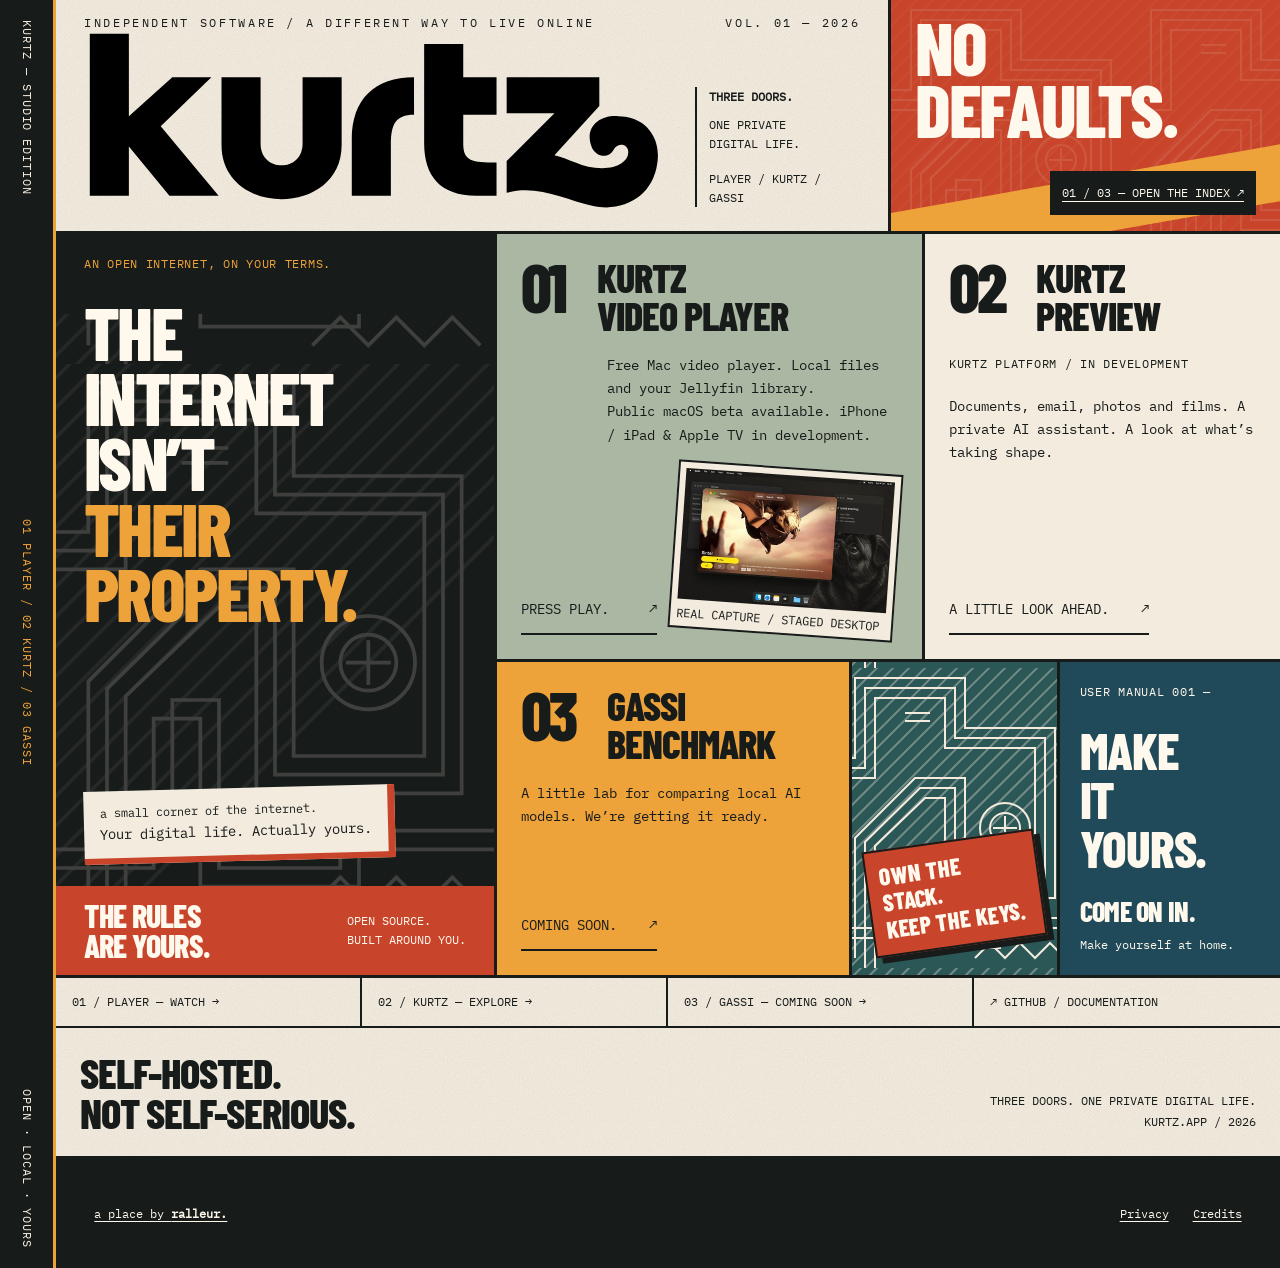
<file: docs/index.html>
<!doctype html>
<html lang="en">
<head>
  <meta charset="utf-8">
  <meta name="viewport" content="width=device-width, initial-scale=1">
  <meta name="color-scheme" content="light">
  <meta name="theme-color" content="#f3ebdd">
  <title>kurtz — Free Mac video player and private digital home</title>
  <meta name="description" content="Free, open-source Mac video player for local files and Jellyfin. Explore the kurtz private digital-home preview, in development, and gassi, coming soon.">
  <link rel="icon" href="assets/kurtz-icon.png">
  <link rel="canonical" href="https://kurtz.app/">
  <script defer src="family.js"></script>
  <link rel="stylesheet" href="reference.css?v=20261028-editorial-v2">
  <meta property="og:title" content="kurtz — Free Mac video player and private digital home">
  <meta property="og:description" content="Free, open-source Mac video player for local files and Jellyfin. Explore the kurtz private digital-home preview, in development, and gassi, coming soon.">
  <meta property="og:type" content="website">
  <meta property="og:url" content="https://kurtz.app/">
  <meta property="og:image" content="https://kurtz.app/assets/social-preview.png">
  <meta name="twitter:card" content="summary_large_image">
<script type="application/ld+json">
{
  "@context": "https://schema.org",
  "@type": "CollectionPage",
  "name": "kurtz",
  "url": "https://kurtz.app/",
  "description": "Free, open-source Mac video player for local files and Jellyfin. Explore the kurtz private digital-home preview, in development, and gassi, coming soon.",
  "hasPart": [
    {
      "@type": "WebPage",
      "name": "Free Mac video player for local files and Jellyfin",
      "url": "https://kurtz.app/player/"
    },
    {
      "@type": "WebPage",
      "name": "kurtz platform development preview",
      "url": "https://kurtz.app/preview/"
    }
  ]
}
</script>
</head>
<body class="index-page">
<a class="skip" href="#main">Skip to content</a>
<aside class="edition-rail" aria-label="Studio edition"><span>KURTZ — STUDIO EDITION</span><span>01 PLAYER / 02 KURTZ / 03 GASSI</span><span>OPEN · LOCAL · YOURS</span></aside>
<header class="foyer-header">
  <div class="masthead">
    <p class="issue-line"><span>INDEPENDENT SOFTWARE / A DIFFERENT WAY TO LIVE ONLINE</span><span>VOL. 01 — 2026</span></p>
    <div class="masthead-main"><img src="assets/kurtz-wordmark-dark.svg" width="400" height="128" alt="kurtz"><p class="three-doors"><strong>THREE DOORS.</strong><br>ONE PRIVATE<br>DIGITAL LIFE.<small>PLAYER / KURTZ / GASSI</small></p></div>
  </div>
  <div class="no-defaults"><p>NO <br>DEFAULTS.</p><a href="#index">01 / 03 — OPEN THE INDEX ↗</a></div>
</header>
<main tabindex="-1" id="main" class="foyer">
  <section class="doors" id="index" aria-label="Explore the kurtz universe">
    <section class="manifesto" aria-labelledby="manifesto-title">
      <p class="eyebrow">AN OPEN INTERNET, ON YOUR TERMS.</p>
      <h1 id="manifesto-title">THE <br>INTERNET <br>ISN’T <br><span>THEIR <br>PROPERTY.</span></h1>
      <div class="paper-card"><span class="header-note">a small corner of the internet.</span><p>Your digital life. Actually yours.</p></div>
      <div class="rules-strip"><h2>THE RULES<br>ARE YOURS.</h2><p>OPEN SOURCE.<br>BUILT AROUND YOU.</p></div>
    </section>
    <article class="destination cinema">
      <div class="door-heading"><span class="door-number" aria-hidden="true">01</span><h2 id="player-name">kurtz <span>video player</span></h2></div>
      <p class="door-description">Free Mac video player. Local files and your Jellyfin library.<br>Public macOS beta available. iPhone / iPad &amp; Apple TV in development.</p>
      <div class="cinema-proof"><a class="door-label" href="player/" aria-labelledby="player-name player-note"><p id="player-note">Press play. <span aria-hidden="true">↗</span></p></a>
      <figure class="index-capture"><img src="assets/desktop-library-384.webp" width="384" height="240" alt="Real kurtz Jellyfin library capture on a staged Mac desktop."><figcaption>REAL CAPTURE / STAGED DESKTOP</figcaption></figure></div>
    </article>
    <article class="destination studio">
      <div class="door-heading"><span class="door-number" aria-hidden="true">02</span><h2 id="preview-name">kurtz <span class="preview-mark">preview</span></h2></div>
      <p class="eyebrow">KURTZ PLATFORM / IN DEVELOPMENT</p>
      <p class="door-description">Documents, email, photos and films. A private AI assistant. A look at what’s taking shape.</p>
      <a class="door-label" href="preview/" aria-labelledby="preview-name preview-note"><p id="preview-note">A little look ahead. <span aria-hidden="true">↗</span></p></a>
    </article>
    <article class="destination lab">
      <div class="door-heading"><span class="door-number" aria-hidden="true">03</span><h2 id="gassi-name">gassi <span>benchmark</span></h2></div>
      <p class="door-description">A little lab for comparing local AI models. We’re getting it ready.</p>
      <a class="door-label" href="gassi/" aria-labelledby="gassi-name gassi-note"><p id="gassi-note">Coming soon. <span aria-hidden="true">↗</span></p></a>
    </article>
    <div class="stack-panel"><p class="sticker">OWN THE STACK.<br>KEEP THE KEYS.</p></div>
    <section class="invitation"><p class="eyebrow">USER MANUAL 001 —</p><h2>MAKE <br>IT <br>YOURS.</h2><div><h3>Come on in.</h3><p>Make yourself at home.</p></div></section>
  </section>
  <nav class="index-bar" aria-label="Product index"><a href="player/">01 / PLAYER — WATCH →</a><a href="preview/">02 / KURTZ — EXPLORE →</a><a href="gassi/">03 / GASSI — COMING SOON →</a><a href="https://github.com/ralleur/kurtz">↗ GITHUB / DOCUMENTATION</a></nav>
  <div class="closing-line"><p>SELF-HOSTED.<br>NOT SELF-SERIOUS.</p><p>THREE DOORS. ONE PRIVATE DIGITAL LIFE.<br>KURTZ.APP / 2026</p></div>
</main>
<footer class="foyer-footer">
  <a class="byline" href="https://www.youtube.com/@ralleurapps">a place by <strong>ralleur.</strong></a>
  <nav aria-label="More links"><a href="privacy.html">Privacy</a><a href="credits.html">Credits</a></nav>
</footer>
</body>
</html>
</file>
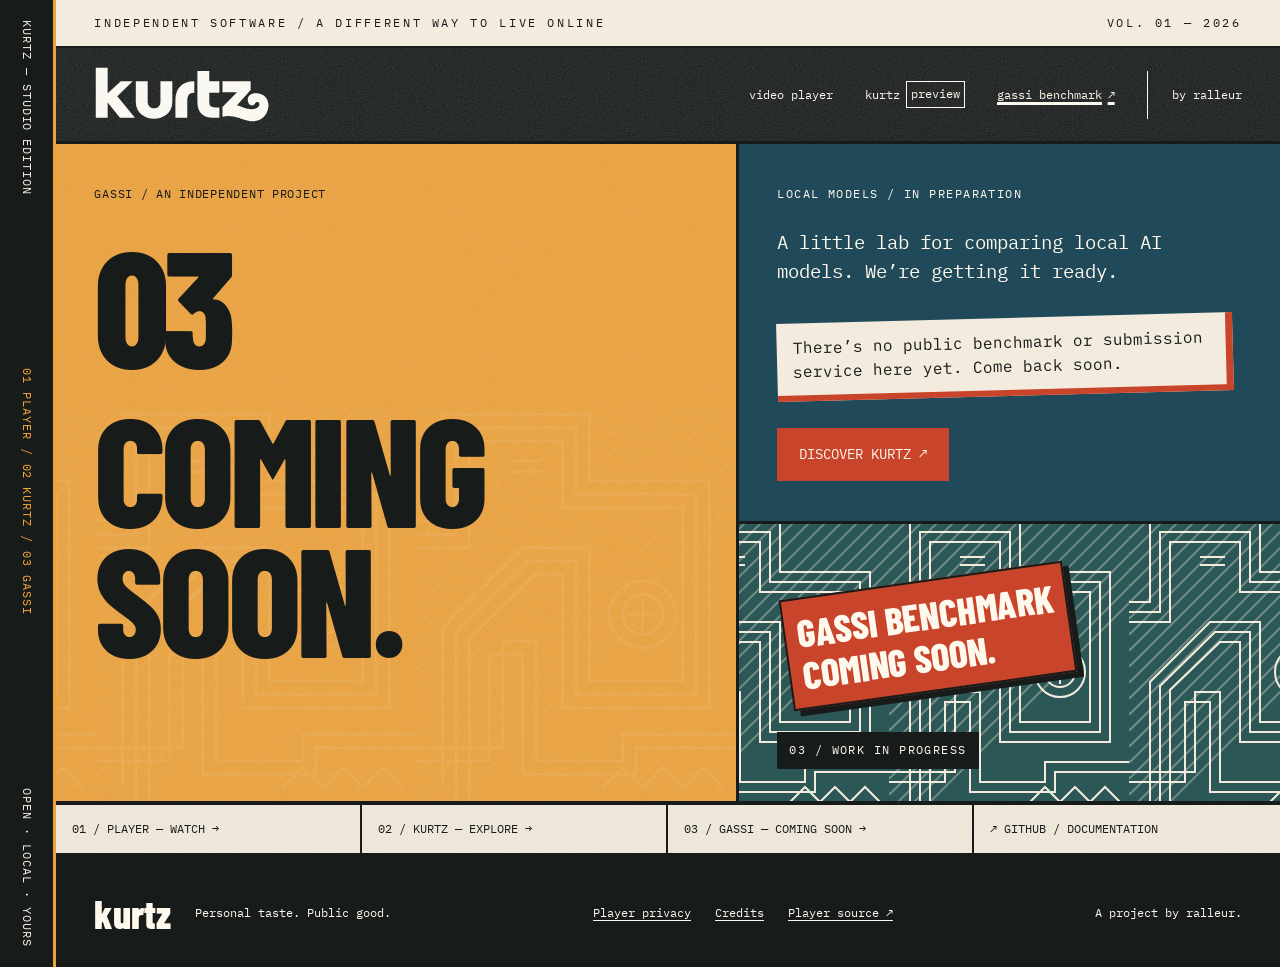
<file: docs/gassi/index.html>
<!doctype html>
<html lang="en">
<head>
  <meta charset="utf-8">
  <meta name="viewport" content="width=device-width, initial-scale=1">
  <meta name="color-scheme" content="light">
  <meta name="theme-color" content="#f3ebdd">
  <title>gassi benchmark — Coming soon</title>
  <meta name="description" content="gassi benchmark is coming soon. A separate place to compare local AI models.">
  <link rel="icon" href="../assets/kurtz-icon.png">
  <link rel="canonical" href="https://kurtz.app/gassi/">
  <script defer src="../family.js"></script>
  <link rel="stylesheet" href="../reference.css?v=20261028-editorial-v2">
</head>
<body class="door-page gassi-page"><aside class="edition-rail" aria-label="Studio edition"><span>KURTZ — STUDIO EDITION</span><span>01 PLAYER / 02 KURTZ / 03 GASSI</span><span>OPEN · LOCAL · YOURS</span></aside>
<a class="skip" href="#main">Skip to content</a>
<div class="issue-strip"><p class="issue-line"><span>INDEPENDENT SOFTWARE / A DIFFERENT WAY TO LIVE ONLINE</span><span>VOL. 01 — 2026</span></p></div>
<header class="shell nav">
  <a class="brand" href="../index.html" aria-label="kurtz home"><img src="../assets/kurtz-wordmark-dark.svg" width="400" height="128" alt="kurtz"></a>
  <nav aria-label="Main navigation">
    <a href="../player/">video player</a>
    <a href="../preview/" >kurtz <span class="tiny">preview</span></a>
    <a href="../gassi/" aria-current="page">gassi benchmark <span aria-hidden="true">↗</span></a>
  </nav>
  <a class="publisher" href="https://www.youtube.com/@ralleurapps">by ralleur</a>
</header>
<main tabindex="-1" id="main"><section class="idea-section"><div class="door-directive"><span class="chapter-number" aria-hidden="true">03</span><p class="eyebrow">GASSI / AN INDEPENDENT PROJECT</p><h1>Coming<br>soon.</h1></div><div class="body-copy"><p class="chapter-kicker">LOCAL MODELS / IN PREPARATION</p><p>A little lab for comparing local AI models. We’re getting it ready.</p><div class="paper-card"><p>There’s no public benchmark or submission service here yet. Come back soon.</p></div><a class="pill dark" href="../preview/">Discover kurtz ↗</a></div><aside class="texture-panel gassi-texture" aria-label="Project status"><p class="sticker">GASSI BENCHMARK<br>COMING SOON.</p><p class="texture-caption">03 / WORK IN PROGRESS</p></aside></section></main><nav class="index-bar" aria-label="Product index"><a href="../player/">01 / PLAYER — WATCH →</a><a href="../preview/">02 / KURTZ — EXPLORE →</a><a href="../gassi/">03 / GASSI — COMING SOON →</a><a href="https://github.com/ralleur/kurtz">↗ GITHUB / DOCUMENTATION</a></nav>
<footer class="shell footer">
  <div><strong>kurtz</strong><span>Personal taste. Public good.</span></div>
  <nav aria-label="More links"><a href="../privacy.html">Player privacy</a><a href="../credits.html">Credits</a><a href="https://github.com/ralleur/kurtz">Player source ↗</a></nav>
  <p>A project by ralleur.</p>
</footer>
</body>
</html>
</file>
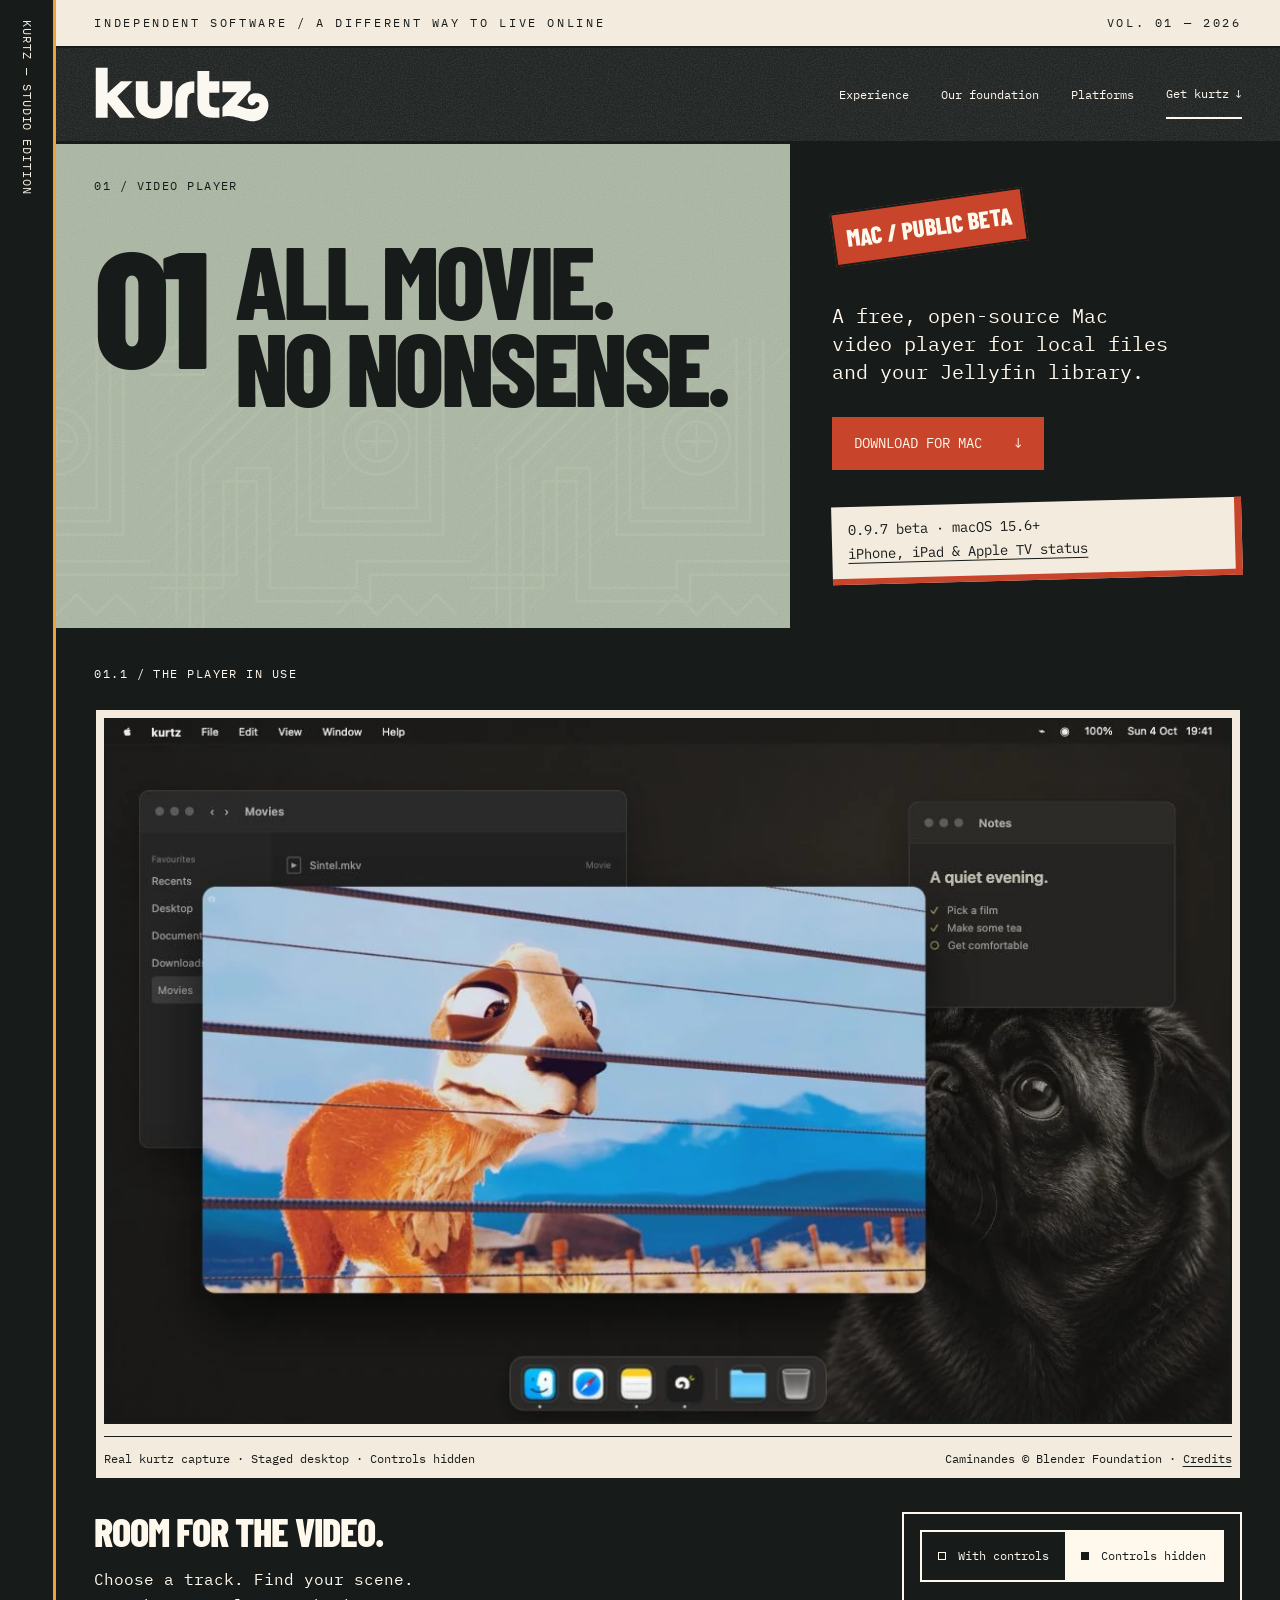
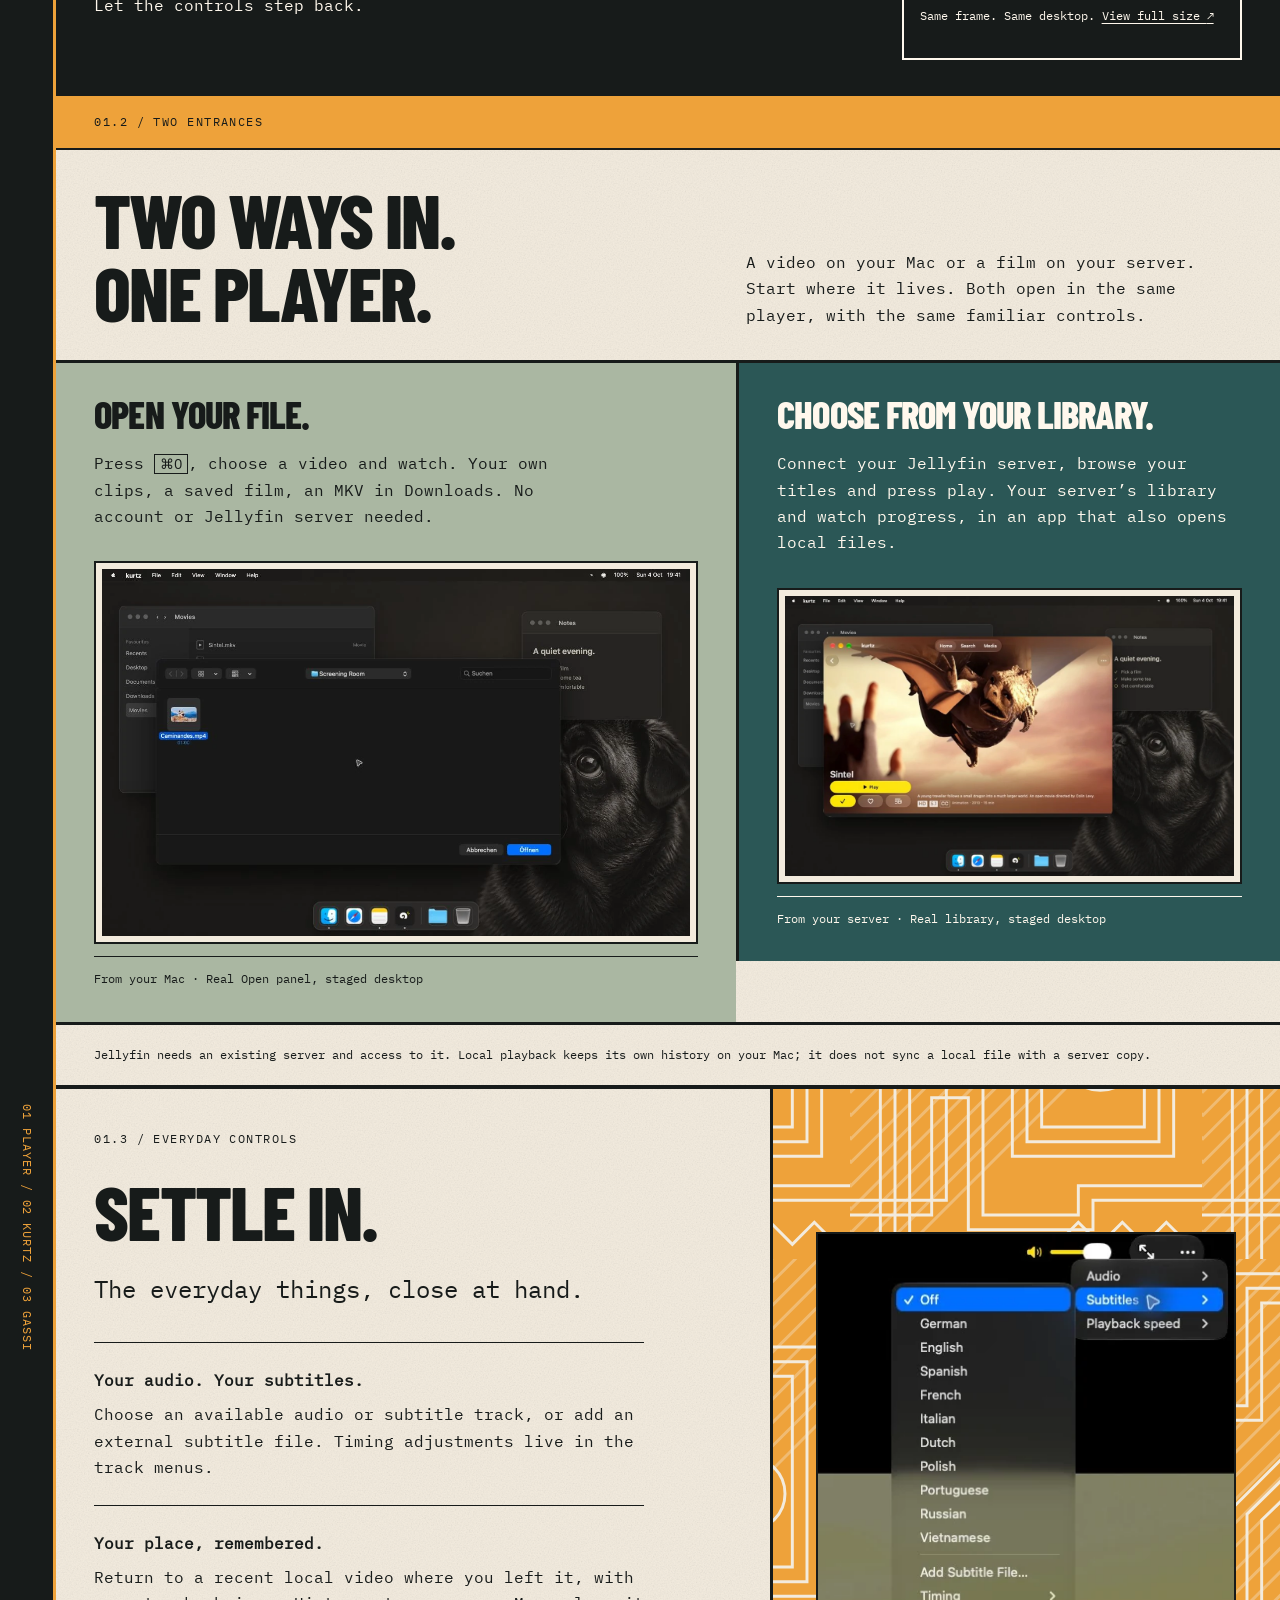
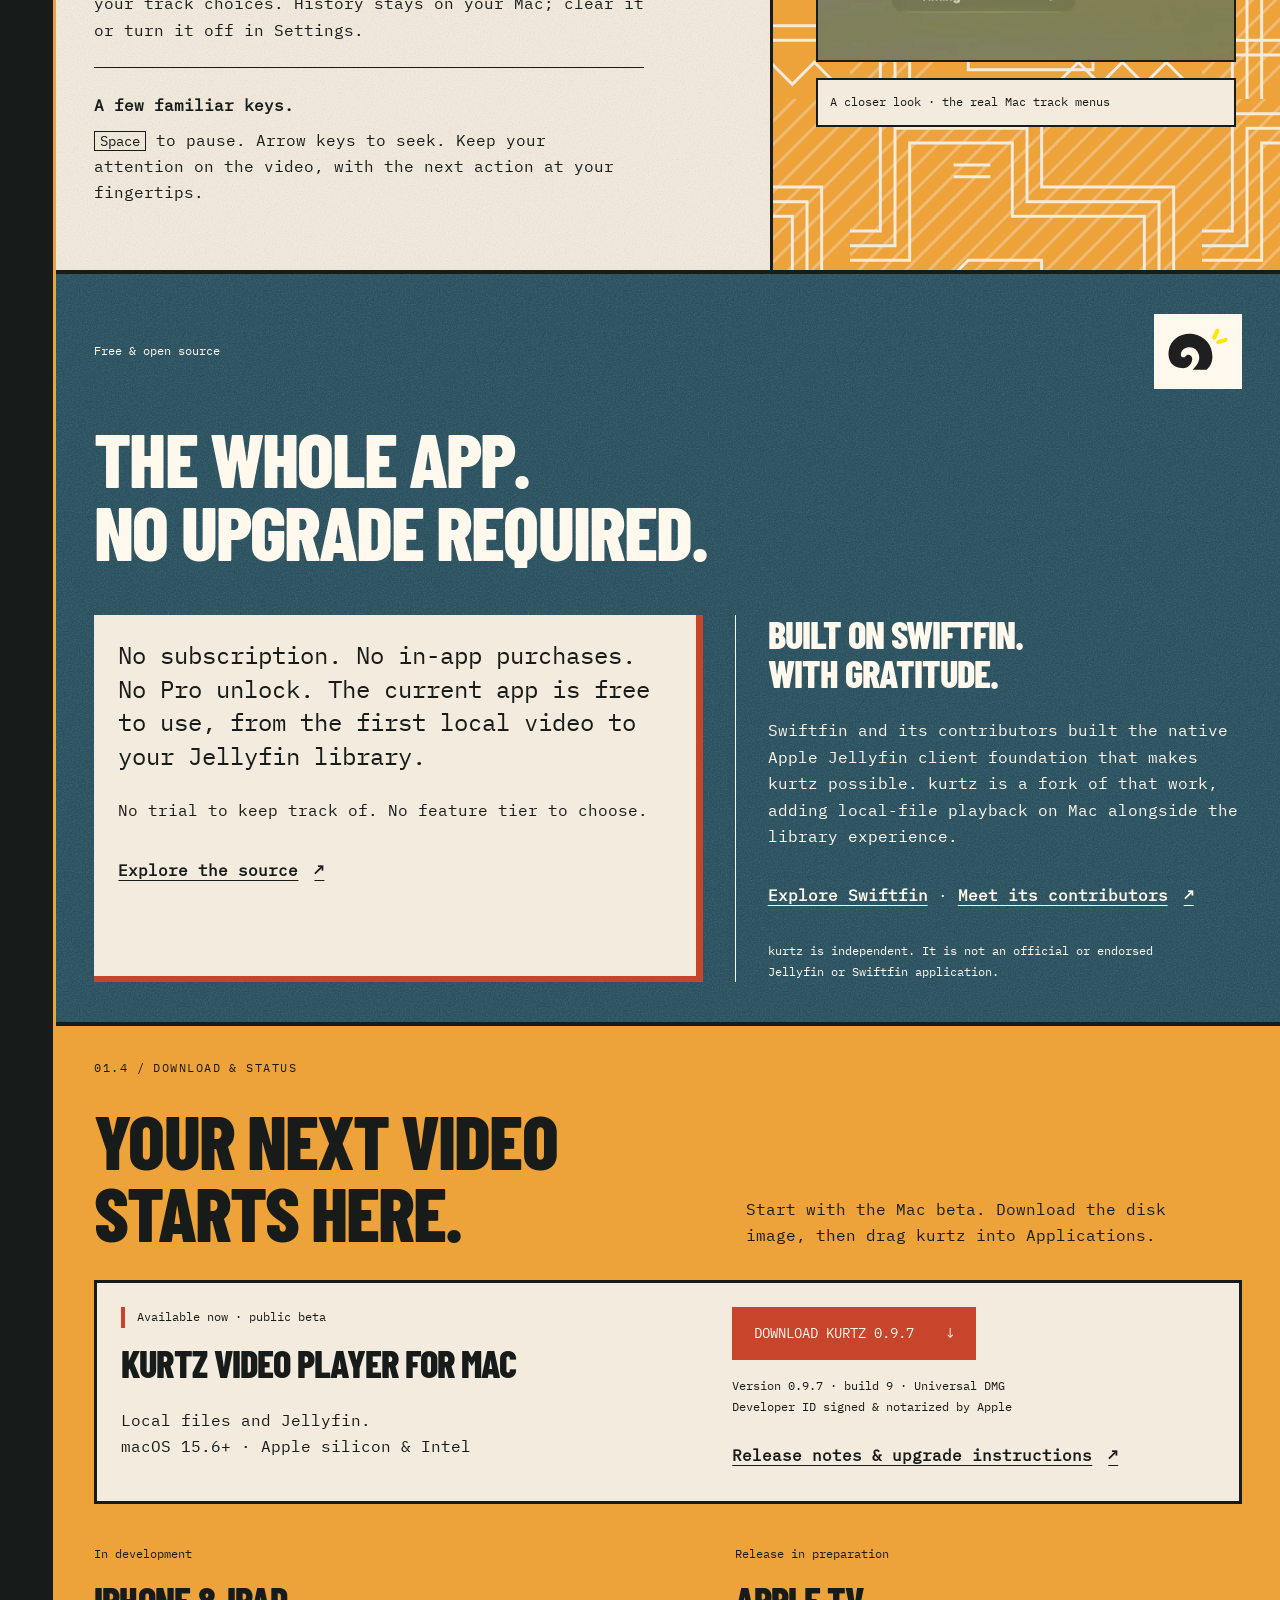
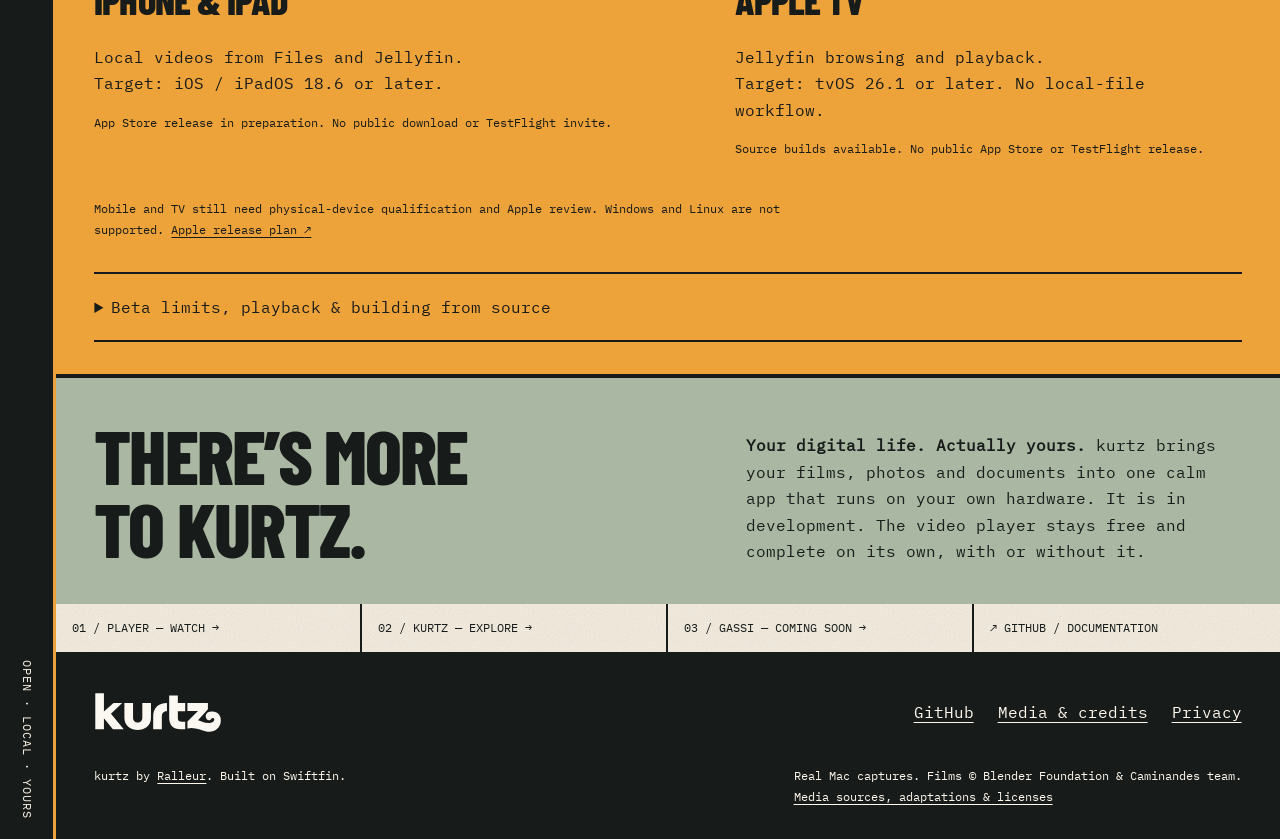
<file: docs/player/index.html>
<!doctype html>
<html lang="en">
<head>
  <meta charset="utf-8">
  <meta name="viewport" content="width=device-width, initial-scale=1">
  <title>kurtz — Free Mac video player for local files and Jellyfin</title>
  <meta name="description" content="Play local videos and your Jellyfin library on Mac with kurtz. Free and open source, with subtitles, audio tracks and playback history. Public macOS beta.">
  <meta name="theme-color" content="#f3ebdd">
  <link rel="canonical" href="https://kurtz.app/player/">
  <meta property="og:type" content="website">
  <meta property="og:title" content="kurtz — Free Mac video player for local files and Jellyfin">
  <meta property="og:description" content="Play local videos and your Jellyfin library on Mac with kurtz. Free and open source, with subtitles, audio tracks and playback history. Public macOS beta.">
  <meta property="og:url" content="https://kurtz.app/player/">
  <meta property="og:image" content="https://kurtz.app/assets/social-preview.png">
  <meta property="og:image:width" content="1200">
  <meta property="og:image:height" content="630">
  <meta property="og:image:alt" content="kurtz video player — All movie. No nonsense.">
  <meta name="twitter:card" content="summary_large_image">
  <link rel="icon" type="image/png" href="../assets/kurtz-icon.png">
  <script src="../site.js" defer></script>
  <link rel="stylesheet" href="../reference.css?v=20261028-editorial-v2">
<script type="application/ld+json">
{
  "@context": "https://schema.org",
  "@type": "SoftwareApplication",
  "@id": "https://kurtz.app/player/#software",
  "name": "kurtz video player",
  "url": "https://kurtz.app/player/",
  "description": "Play local videos and your Jellyfin library on Mac with kurtz. Free and open source, with subtitles, audio tracks and playback history. Public macOS beta.",
  "applicationCategory": "MultimediaApplication",
  "operatingSystem": "macOS 15.6 or later",
  "softwareVersion": "0.9.7 beta",
  "isAccessibleForFree": true,
  "offers": {
    "@type": "Offer",
    "price": "0",
    "priceCurrency": "EUR"
  },
  "license": "https://github.com/ralleur/kurtz/blob/kurtz/LICENSE.md",
  "sameAs": "https://github.com/ralleur/kurtz",
  "author": {
    "@type": "Organization",
    "name": "ralleur",
    "url": "https://ralleur.com/"
  }
}
</script>
</head>
<body class="door-page player-page"><aside class="edition-rail" aria-label="Studio edition"><span>KURTZ — STUDIO EDITION</span><span>01 PLAYER / 02 KURTZ / 03 GASSI</span><span>OPEN · LOCAL · YOURS</span></aside>
<a class="skip" href="#main">Skip to content</a>
<div class="issue-strip"><p class="issue-line"><span>INDEPENDENT SOFTWARE / A DIFFERENT WAY TO LIVE ONLINE</span><span>VOL. 01 — 2026</span></p></div>
<header class="nav wrap">
  <a class="brand" href="../index.html" aria-label="kurtz home"><img class="wordmark" src="../assets/kurtz-wordmark-dark.svg" alt="kurtz" width="400" height="128"></a>
  <nav aria-label="Main navigation"><a href="#experience">Experience</a><a href="#foundation">Our foundation</a><a href="#platforms">Platforms</a></nav>
  <a class="nav-cta" href="#get-kurtz">Get kurtz <span aria-hidden="true">↓</span></a>
</header>
<main tabindex="-1" id="main">
  <section class="hero" aria-labelledby="hero-title">
    <div class="hero-head wrap">
      <div class="door-directive"><p class="dossier-kicker">01 / VIDEO PLAYER</p><span class="chapter-number" aria-hidden="true">01</span><h1 id="hero-title">All movie.<br>No nonsense.</h1></div>
      <div class="hero-intro"><p class="sticker">MAC / PUBLIC BETA</p>
        <p class="intro">A free, open-source Mac video player for local files and your Jellyfin library.</p>
        <div class="actions"><a class="button" href="https://github.com/ralleur/kurtz/releases/download/kurtz-0.9.7/kurtz-0.9.7-macOS-universal-r3.dmg">Download for Mac <span aria-hidden="true">↓</span></a></div>
        <p class="release-note paper-card">0.9.7 beta · macOS 15.6+<br><a href="#platforms">iPhone, iPad &amp; Apple TV status</a></p>
      </div>
    </div>

    <div class="cinema wrap" id="experience" data-player-comparison><p class="chapter-kicker">01.1 / THE PLAYER IN USE</p>
      <figure class="stage">
        <a class="capture-link" href="../assets/desktop-clean-1152.webp" aria-label="Open the full-size Mac capture: controls hidden">
          <img id="comparison-image" src="../assets/desktop-clean-1152.webp" srcset="../assets/desktop-clean-384.webp 384w, ../assets/desktop-clean-768.webp 768w, ../assets/desktop-clean-1152.webp 1152w" sizes="(max-width: 700px) calc(100vw - 40px), (max-width: 1216px) calc(100vw - 64px), 1152px" width="1152" height="720" fetchpriority="high" alt="Caminandes playing in the real kurtz window, staged on a Mac desktop with Finder, Notes and a subtle pug wallpaper. Controls are hidden.">
        </a>
        <figcaption class="capture-caption"><span>Real kurtz capture · Staged desktop · <span class="capture-state" aria-live="polite">Controls hidden</span></span><span>Caminandes © Blender Foundation · <a href="../credits.html">Credits</a></span></figcaption>
      </figure>
      <div class="stage-bottom">
        <div class="stage-copy"><h2>Room for the video.</h2><p>Choose a track. Find your scene. Let the controls step back.</p></div>
        <div class="comparison-tools">
          <div class="state-switch" role="group" aria-label="Compare the same frame with and without playback controls" hidden>
            <button type="button" aria-pressed="false" aria-controls="comparison-image" data-state="controls">With controls</button>
            <button type="button" aria-pressed="true" aria-controls="comparison-image" data-state="clean">Controls hidden</button>
          </div>
          <p class="comparison-note">Same frame. Same desktop. <a class="enlarge-link" href="../assets/desktop-clean-1152.webp">View full size <span aria-hidden="true">↗</span></a></p>
        </div>
      </div>
      <p class="comparison-fallback">Controls hidden above. <a href="../assets/desktop-controls-1152.webp">See the same frame with controls visible.</a></p>
    </div>
  </section>

  <section class="ways wrap section-space" aria-labelledby="ways-title">
    <p class="chapter-kicker">01.2 / TWO ENTRANCES</p><div class="section-heading"><h2 id="ways-title">Two ways in.<br>One player.</h2><p>A video on your Mac or a film on your server. Start where it lives. Both open in the same player, with the same familiar controls.</p></div>
    <div class="ways-grid">
      <article>
        <div class="way-copy"><h3>Open your file.</h3><p>Press <kbd>⌘O</kbd>, choose a video and watch. Your own clips, a saved film, an MKV in Downloads. No account or Jellyfin server needed.</p></div>
        <figure><a class="shot-link" href="../assets/desktop-open-1152.webp" aria-label="Enlarge the Mac Open Video panel"><img src="../assets/desktop-open-1152.webp" width="1152" height="720" loading="lazy" alt="The real macOS Open Video panel with Caminandes.mp4 selected, staged on the same pug desktop."></a><figcaption>From your Mac · Real Open panel, staged desktop</figcaption></figure>
      </article>
      <article>
        <div class="way-copy"><h3>Choose from your library.</h3><p>Connect your Jellyfin server, browse your titles and press play. Your server’s library and watch progress, in an app that also opens local files.</p></div>
        <figure><a class="shot-link" href="../assets/desktop-library-1152.webp" aria-label="Enlarge the Jellyfin film detail capture"><img src="../assets/desktop-library-1152.webp" width="1152" height="720" loading="lazy" alt="Sintel’s real Jellyfin detail page in kurtz, staged on the same Mac desktop with the subtle pug wallpaper."></a><figcaption>From your server · Real library, staged desktop</figcaption></figure>
      </article>
    </div>
    <p class="detail ways-note">Jellyfin needs an existing server and access to it. Local playback keeps its own history on your Mac; it does not sync a local file with a server copy.</p>
  </section>

  <section class="comfort wrap section-space" aria-labelledby="comfort-title">
    <div class="comfort-copy"><p class="chapter-kicker">01.3 / EVERYDAY CONTROLS</p><h2 id="comfort-title">Settle in.</h2><p class="section-lead">The everyday things, close at hand.</p>
      <dl class="comfort-list">
        <div><dt>Your audio. Your subtitles.</dt><dd>Choose an available audio or subtitle track, or add an external subtitle file. Timing adjustments live in the track menus.</dd></div>
        <div><dt>Your place, remembered.</dt><dd>Return to a recent local video where you left it, with your track choices. History stays on your Mac; clear it or turn it off in Settings.</dd></div>
        <div><dt>A few familiar keys.</dt><dd><kbd>Space</kbd> to pause. Arrow keys to seek. Keep your attention on the video, with the next action at your fingertips.</dd></div>
      </dl>
    </div>
    <figure class="comfort-shot"><img src="../assets/subtitles.webp" width="420" height="430" loading="lazy" alt="The actual subtitle menu, showing language tracks, Add Subtitle File and Timing, beside the Audio menu."><figcaption>A closer look · the real Mac track menus</figcaption></figure>
  </section>

  <section class="foundation section-space" id="foundation" aria-labelledby="foundation-title">
    <div class="wrap">
      <div class="foundation-top"><p>Free &amp; open source</p><img src="../assets/kurtz-symbol-light.svg" width="160" height="132" alt="" loading="lazy"></div>
      <h2 id="foundation-title">The whole app.<br>No upgrade required.</h2>
      <div class="foundation-grid">
        <div class="free-copy"><p>No subscription. No in-app purchases. No Pro unlock. The current app is free to use, from the first local video to your Jellyfin library.</p><p>No trial to keep track of. No feature tier to choose.</p><a class="text-link" href="https://github.com/ralleur/kurtz">Explore the source <span aria-hidden="true">↗</span></a></div>
        <div class="origin"><h3>Built on Swiftfin.<br>With gratitude.</h3><p>Swiftfin and its contributors built the native Apple Jellyfin client foundation that makes kurtz possible. kurtz is a fork of that work, adding local-file playback on Mac alongside the library experience.</p><div class="origin-links"><a class="text-link" href="https://github.com/jellyfin/Swiftfin">Explore Swiftfin</a><span aria-hidden="true"> · </span><a class="text-link" href="https://github.com/jellyfin/Swiftfin/graphs/contributors">Meet its contributors <span aria-hidden="true">↗</span></a></div><p class="detail affiliation">kurtz is independent. It is not an official or endorsed Jellyfin or Swiftfin application.</p></div>
      </div>
    </div>
  </section>

  <section class="get wrap section-space" id="get-kurtz" aria-labelledby="get-title">
    <p class="chapter-kicker">01.4 / DOWNLOAD &amp; STATUS</p><div class="section-heading"><h2 id="get-title">Your next video<br>starts here.</h2><p>Start with the Mac beta. Download the disk image, then drag kurtz into Applications.</p></div>
    <div class="platforms" id="platforms" role="region" aria-label="Downloads and platform availability">
      <article class="mac-download" aria-labelledby="mac-title">
        <div><p class="availability">Available now · public beta</p><h3 id="mac-title">kurtz video player for Mac</h3><p>Local files and Jellyfin.<br>macOS 15.6+ · Apple silicon &amp; Intel</p></div>
        <div class="download-action"><a class="button" href="https://github.com/ralleur/kurtz/releases/download/kurtz-0.9.7/kurtz-0.9.7-macOS-universal-r3.dmg">Download kurtz 0.9.7 <span aria-hidden="true">↓</span></a><p class="release-note">Version 0.9.7 · build 9 · Universal DMG<br>Developer ID signed &amp; notarized by Apple</p><a class="text-link" href="https://github.com/ralleur/kurtz/releases/tag/kurtz-0.9.7">Release notes &amp; upgrade instructions <span aria-hidden="true">↗</span></a></div>
      </article>
      <div class="upcoming-platforms">
        <article><p class="availability">In development</p><h3>iPhone &amp; iPad</h3><p>Local videos from Files and Jellyfin.<br>Target: iOS / iPadOS 18.6 or later.</p><p class="detail">App Store release in preparation. No public download or TestFlight invite.</p></article>
        <article><p class="availability">Release in preparation</p><h3>Apple TV</h3><p>Jellyfin browsing and playback.<br>Target: tvOS 26.1 or later. No local-file workflow.</p><p class="detail">Source builds available. No public App Store or TestFlight release.</p></article>
      </div>
      <p class="detail platform-note">Mobile and TV still need physical-device qualification and Apple review. Windows and Linux are not supported. <a href="https://github.com/ralleur/kurtz/blob/kurtz/docs/release/apple-release-plan.md">Apple release plan <span aria-hidden="true">↗</span></a></p>
      <details class="technical-details"><summary>Beta limits, playback &amp; building from source</summary><div>
        <p>Mac runtime checks were on Apple silicon. Intel, the oldest supported operating systems and long-session reliability still need qualification. Simulator builds do not establish device playback or Store approval.</p>
        <p>VLC is the default local engine; mpv is the alternative. Format, HDR and audio behavior depend on the engine and file. The floating mini player is a kurtz window, separate from system Picture-in-Picture.</p>
        <p><a href="https://github.com/ralleur/kurtz/blob/kurtz/docs/product-audit.md">Verified product status</a> · <a href="https://github.com/ralleur/kurtz/blob/kurtz/docs/BUILDING.md">Build from source</a> · <a href="https://github.com/ralleur/kurtz/releases/download/kurtz-0.9.7/kurtz-0.9.7-macOS-universal-r3.dmg.sha256">Download checksum</a> · <a href="https://github.com/ralleur/kurtz/blob/kurtz/docs/release/README.md">Release sources &amp; licenses</a></p>
      </div></details>
    </div>
  </section>

  <section class="more wrap section-space" id="more" aria-labelledby="more-title">
    <div class="section-heading"><h2 id="more-title">There’s more<br>to kurtz.</h2><p><strong>Your digital life. Actually yours.</strong> kurtz brings your films, photos and documents into one calm app that runs on your own hardware. It is in development. The video player stays free and complete on its own, with or without it.</p></div>
  </section>
</main>
<nav class="index-bar" aria-label="Product index"><a href="../player/">01 / PLAYER — WATCH →</a><a href="../preview/">02 / KURTZ — EXPLORE →</a><a href="../gassi/">03 / GASSI — COMING SOON →</a><a href="https://github.com/ralleur/kurtz">↗ GITHUB / DOCUMENTATION</a></nav>
<footer class="wrap"><div class="footer-top"><a class="brand" href="../index.html" aria-label="kurtz home"><img class="wordmark" src="../assets/kurtz-wordmark-dark.svg" alt="kurtz" width="400" height="128" loading="lazy"></a><nav aria-label="Footer"><a href="https://github.com/ralleur/kurtz">GitHub</a><a href="../credits.html">Media &amp; credits</a><a href="../privacy.html">Privacy</a></nav></div><div class="footer-bottom"><p>kurtz by <a href="https://www.youtube.com/@ralleurapps">Ralleur</a>. Built on Swiftfin.</p><p>Real Mac captures. Films © Blender Foundation &amp; Caminandes team.<br><a href="../credits.html">Media sources, adaptations &amp; licenses</a></p></div></footer>
</body>
</html>
</file>
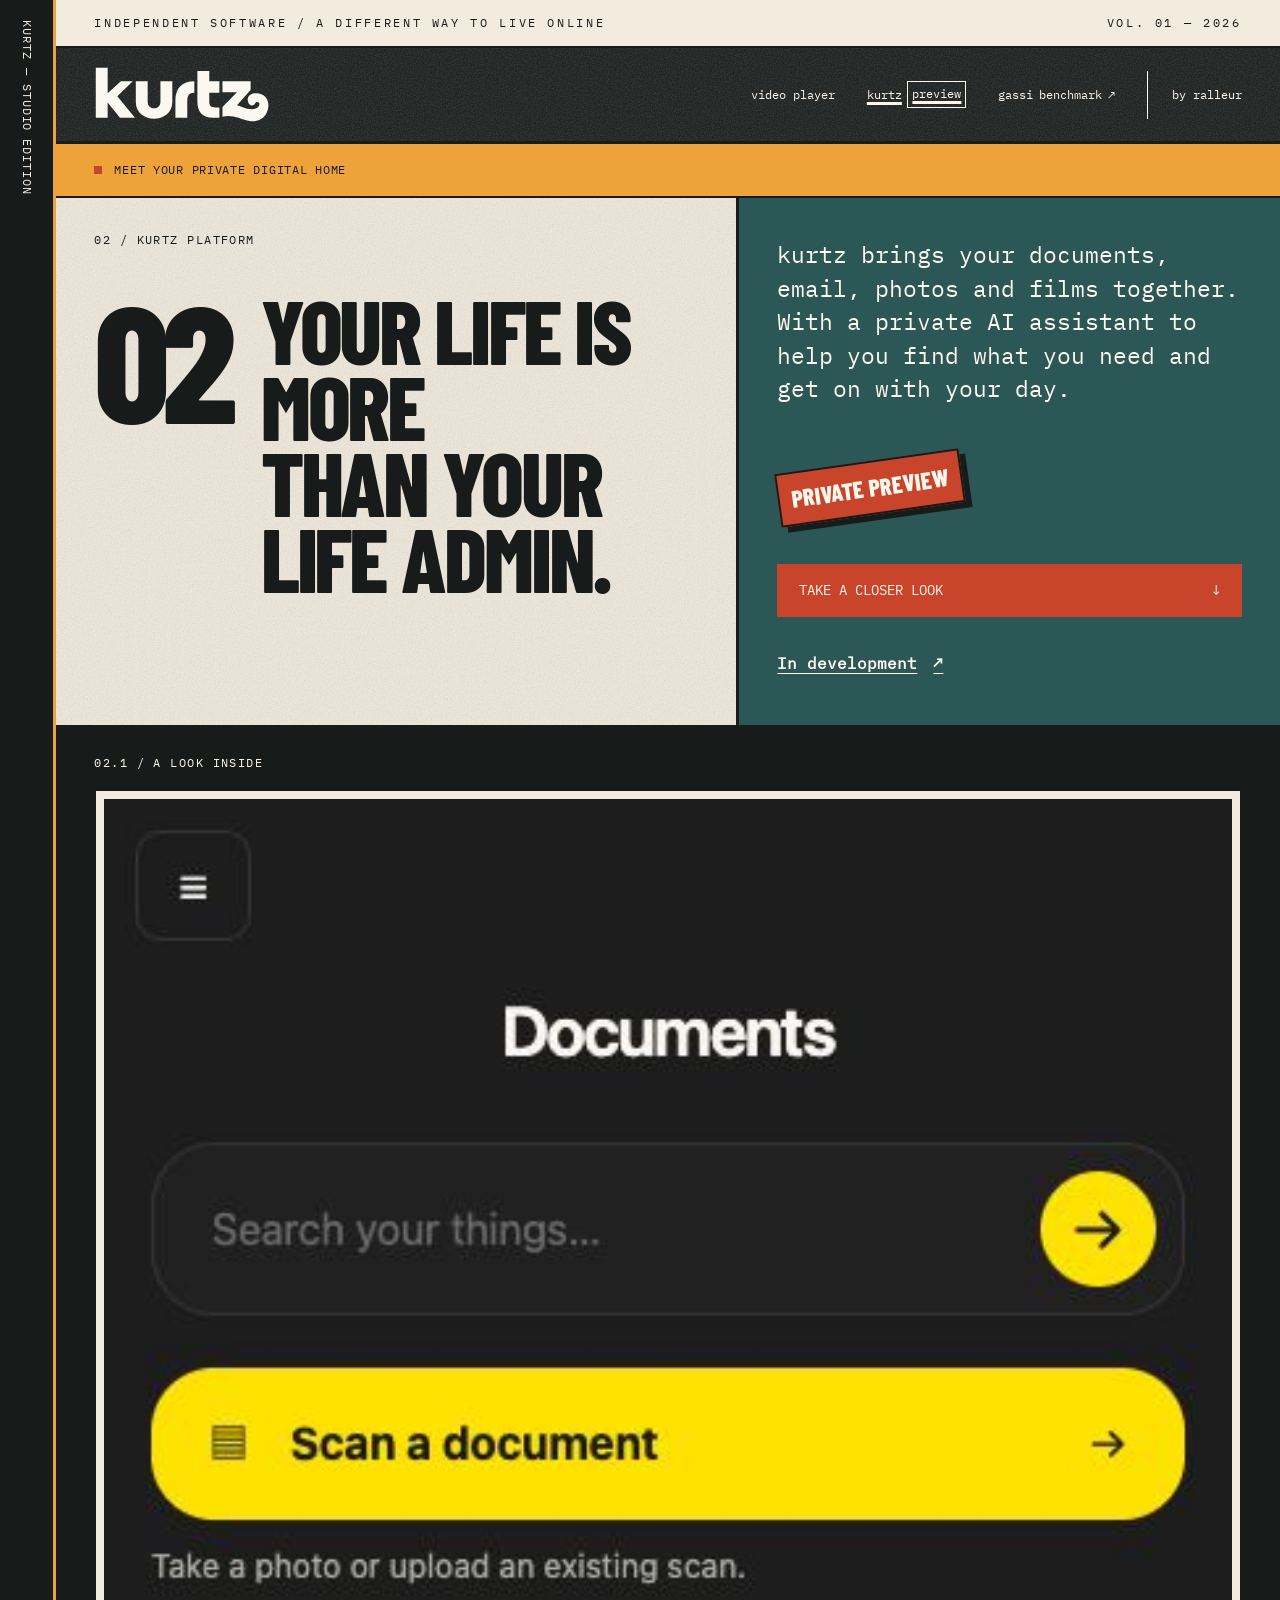
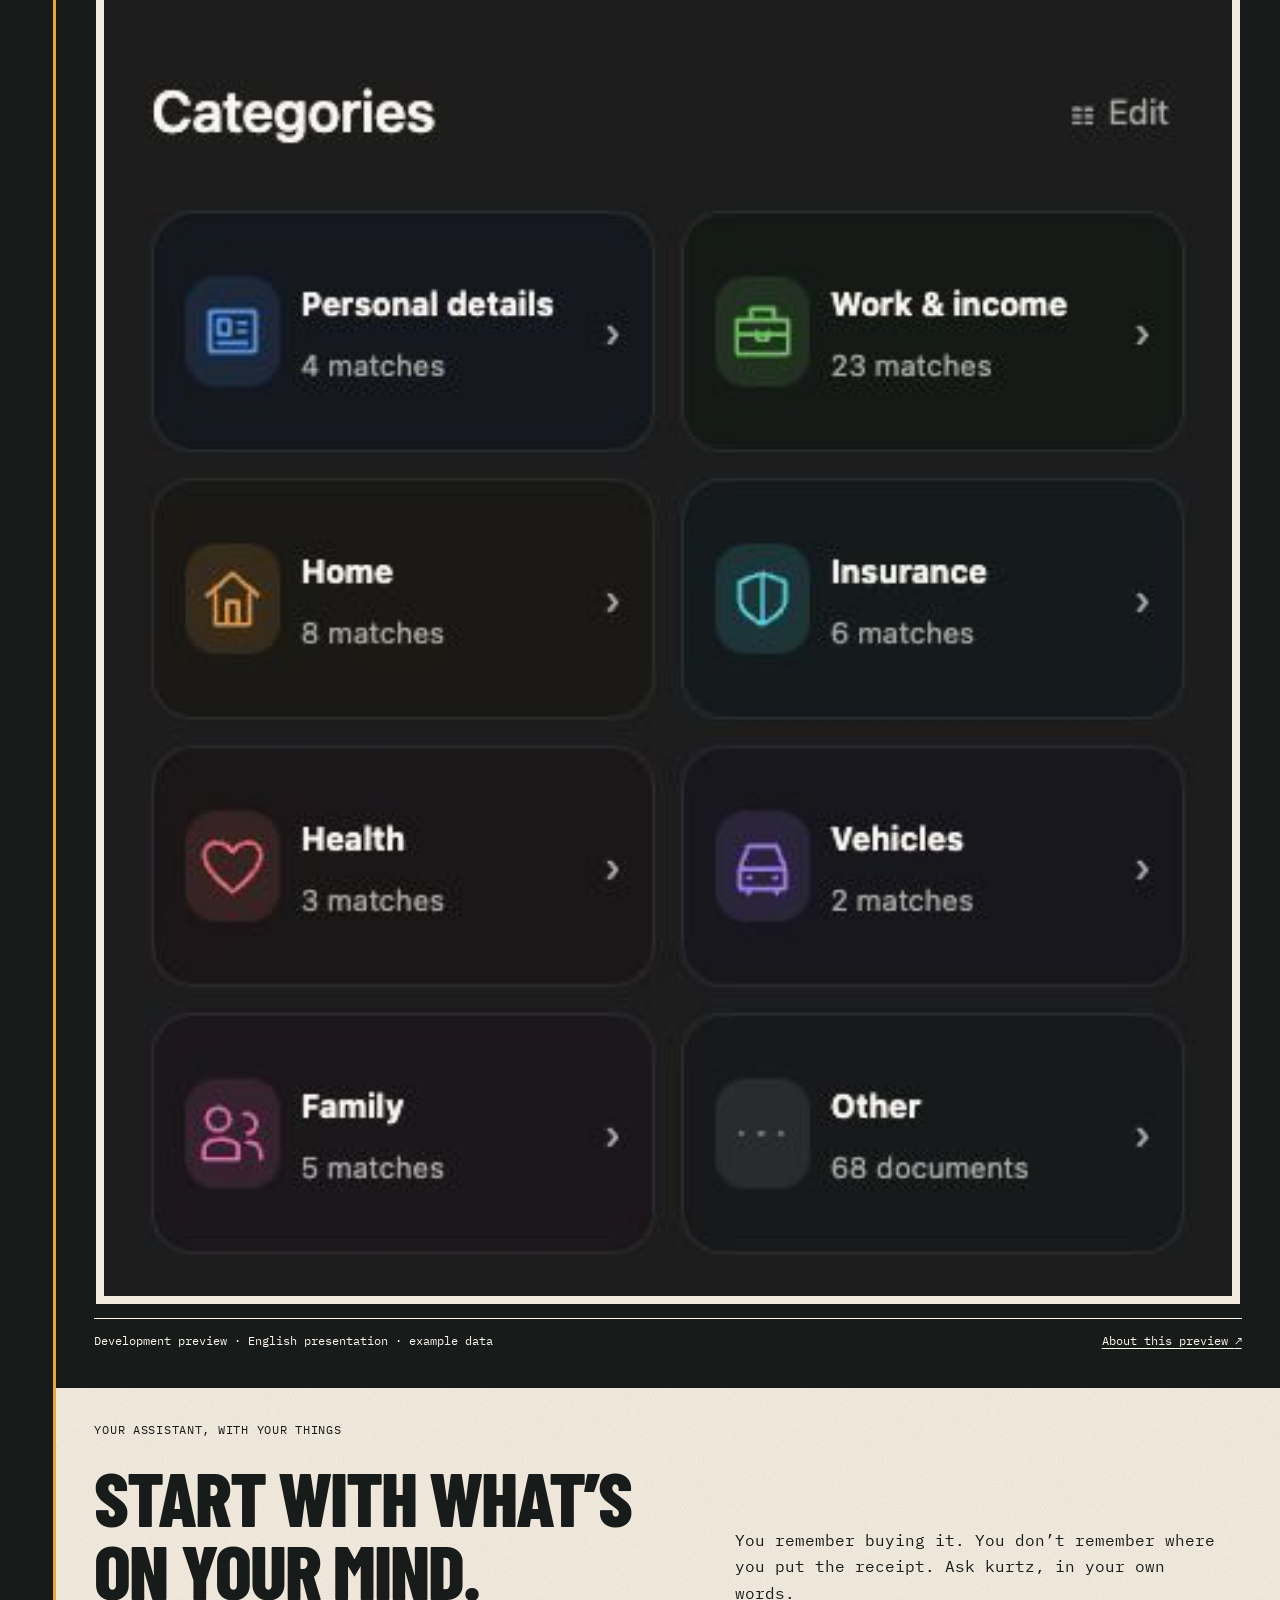
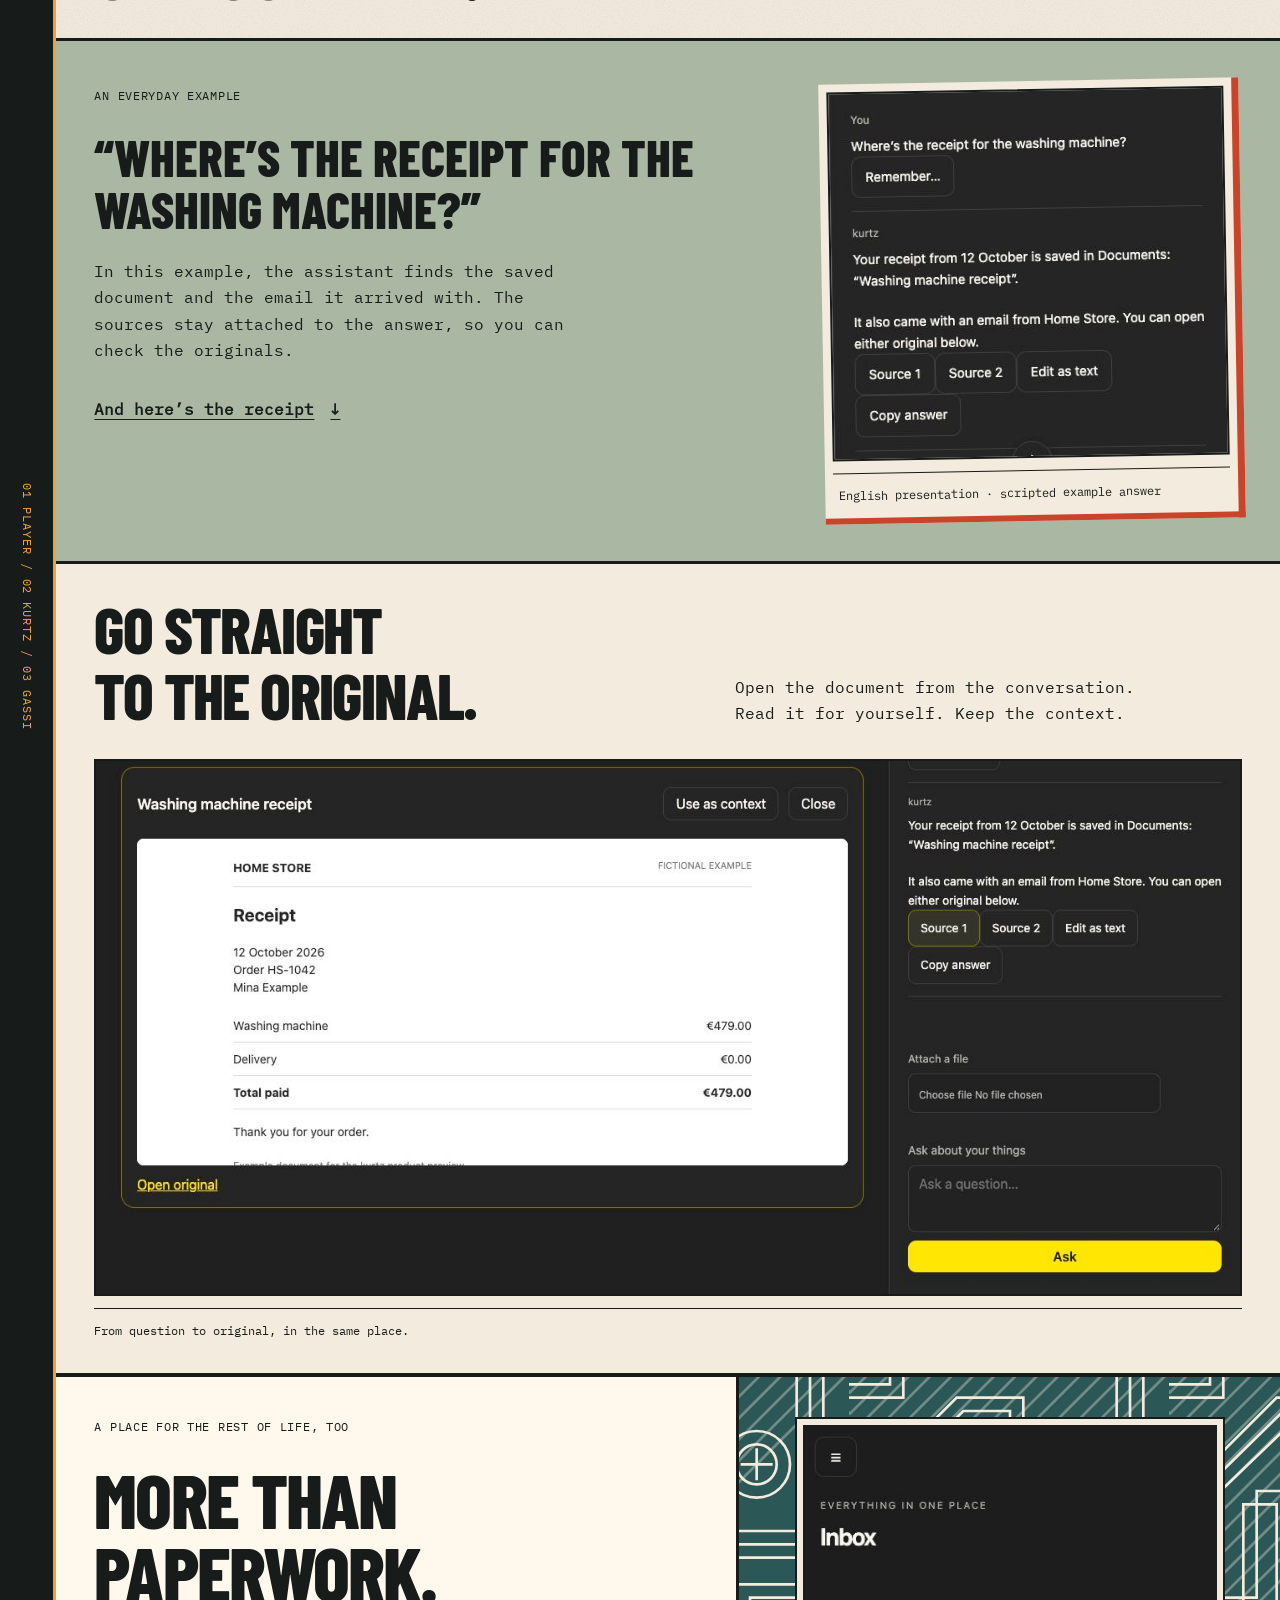
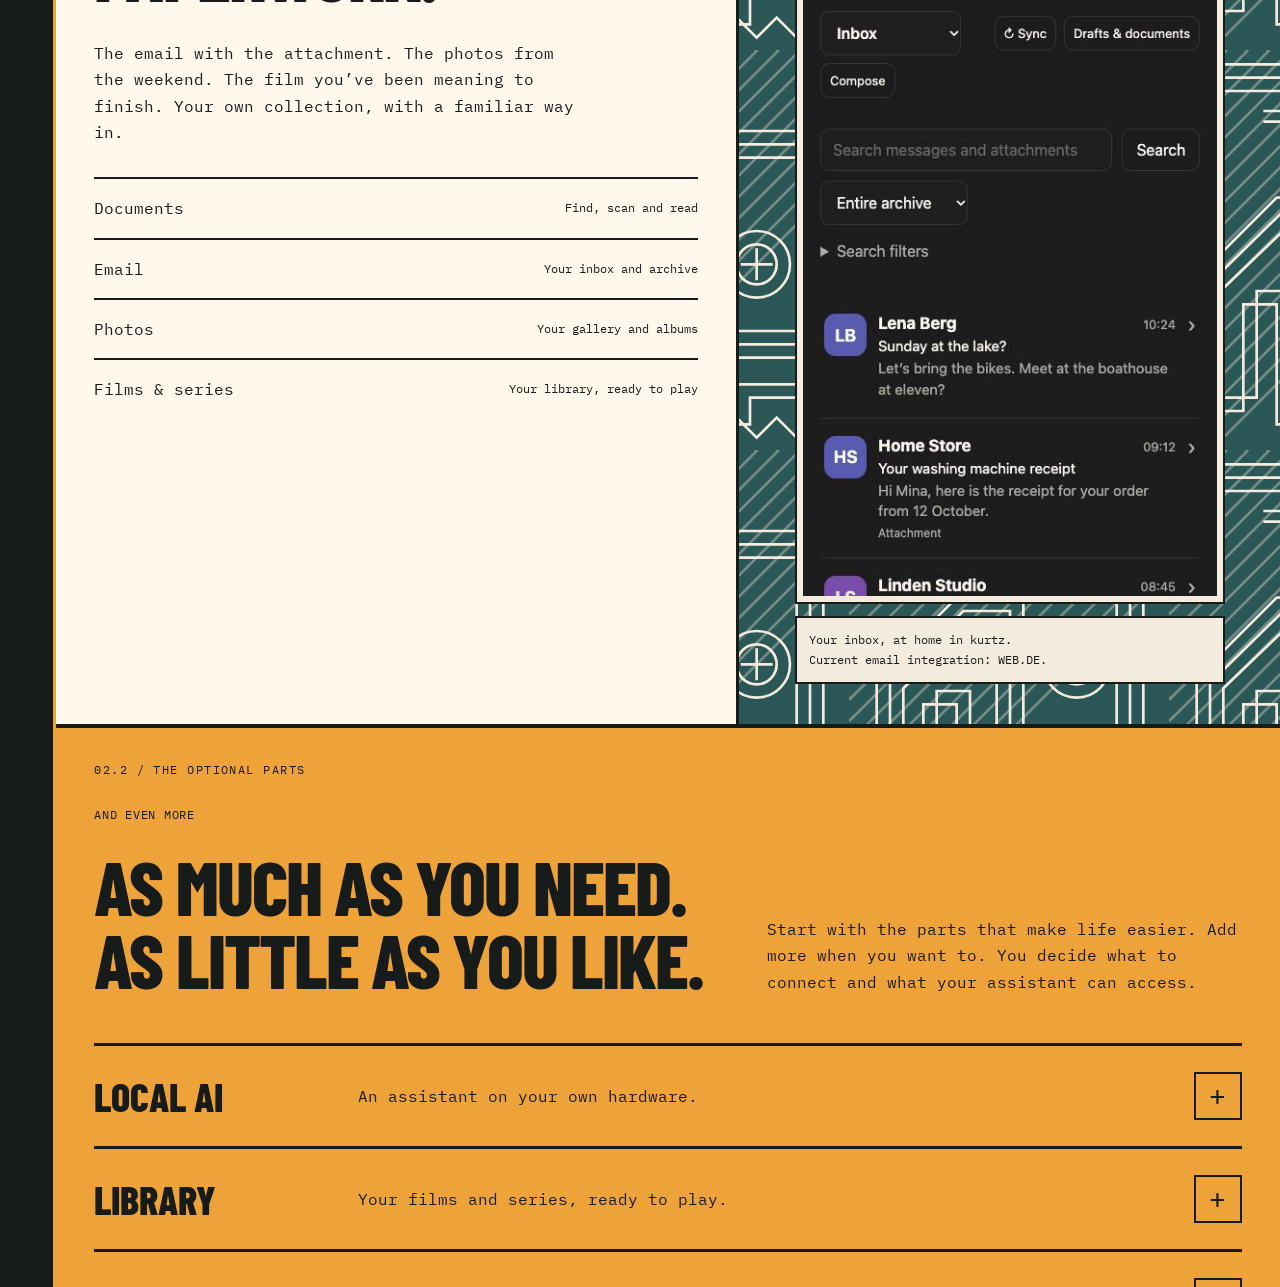
<file: docs/preview/index.html>
<!doctype html>
<html lang="en">
<head>
  <meta charset="utf-8">
  <meta name="viewport" content="width=device-width, initial-scale=1">
  <meta name="color-scheme" content="light">
  <meta name="theme-color" content="#f3ebdd">
  <title>kurtz preview — Private AI for documents, email, photos and films</title>
  <meta name="description" content="Explore kurtz, a private digital home for documents, email, photos and films with an AI assistant on hardware you control. Development preview, not a public release.">
  <meta property="og:title" content="kurtz preview — Private AI for documents, email, photos and films">
  <meta property="og:description" content="Explore kurtz, a private digital home for documents, email, photos and films with an AI assistant on hardware you control. Development preview, not a public release.">
  <meta property="og:type" content="website">
  <meta property="og:url" content="https://kurtz.app/preview/">
  <meta property="og:image" content="https://kurtz.app/assets/product/documents-en.jpg">
  <link rel="icon" href="../assets/kurtz-icon.png">
  <link rel="canonical" href="https://kurtz.app/preview/">
  <link rel="stylesheet" href="../reference.css?v=20261028-editorial-v2">
</head>
<body class="kurtz-page door-page"><aside class="edition-rail" aria-label="Studio edition"><span>KURTZ — STUDIO EDITION</span><span>01 PLAYER / 02 KURTZ / 03 GASSI</span><span>OPEN · LOCAL · YOURS</span></aside>
<a class="skip" href="#main">Skip to content</a>
<div class="issue-strip"><p class="issue-line"><span>INDEPENDENT SOFTWARE / A DIFFERENT WAY TO LIVE ONLINE</span><span>VOL. 01 — 2026</span></p></div>
<header class="shell nav">
  <a class="brand" href="../index.html" aria-label="kurtz home"><img src="../assets/kurtz-wordmark-dark.svg" width="400" height="128" alt="kurtz"></a>
  <nav aria-label="Main navigation">
    <a href="../player/">video player</a>
    <a href="./" aria-current="page">kurtz <span class="tiny">preview</span></a>
    <a href="../gassi/" aria-label="gassi benchmark">gassi<span class="nav-descriptor"> benchmark</span> <span aria-hidden="true">↗</span></a>
  </nav>
  <a class="publisher" href="https://www.youtube.com/@ralleurapps">by ralleur</a>
</header>
<main tabindex="-1" id="main">
  <section class="introduction shell" aria-labelledby="page-title">
    <p class="eyebrow"><span class="preview-dot" aria-hidden="true"></span> Meet your private digital home</p>
    <div class="door-directive"><p class="dossier-kicker">02 / KURTZ PLATFORM</p><span class="chapter-number" aria-hidden="true">02</span><h1 id="page-title">Your life is more<br>than your life admin.</h1></div>
    <p class="intro-copy">kurtz brings your documents, email, photos and films together.<br class="desktop-break"> With a private AI assistant to help you find what you need<br class="desktop-break"> and get on with your day.</p>
    <div class="intro-actions"><p class="sticker">PRIVATE PREVIEW</p><a class="action" href="#everyday">Take a closer look <span aria-hidden="true">↓</span></a><a class="text-link" href="#availability">In development <span aria-hidden="true">↗</span></a></div>
  </section>

  <div class="preview-evidence"><p class="chapter-kicker">02.1 / A LOOK INSIDE</p><figure class="shell hero-product">
    <a class="product-image" href="../assets/product/documents-en.jpg" aria-label="View the full desktop product preview">
      <picture><source media="(max-width: 600px)" srcset="../assets/product/documents-mobile-en.jpg" width="430" height="800"><img src="../assets/product/documents-en.jpg" width="1628" height="848" alt="kurtz with Documents open: search, scan, everyday categories and recent files. A private conversation sits beside them, finding a washing machine receipt." fetchpriority="high"></picture>
    </a>
    <figcaption>Development preview · English presentation · example data<a href="#preview-notes">About this preview <span aria-hidden="true">↗</span></a></figcaption>
  </figure>

  </div>
  <section id="everyday" class="shell everyday" aria-labelledby="everyday-title">
    <div class="section-intro"><p class="eyebrow">Your assistant, with your things</p><h2 id="everyday-title">Start with what’s<br>on your mind.</h2><p>You remember buying it. You don’t remember where you put the receipt. Ask kurtz, in your own words.</p></div>
    <div class="question-story">
      <div class="question-copy"><span class="story-label">An everyday example</span><blockquote>“Where’s the receipt for the washing machine?”</blockquote><p>In this example, the assistant finds the saved document and the email it arrived with. The sources stay attached to the answer, so you can check the originals.</p><a class="source-link" href="#original">And here’s the receipt <span aria-hidden="true">↓</span></a></div>
      <figure class="answer-detail paper-card"><img src="../assets/product/answer-en.jpg" width="420" height="390" alt="Example conversation: the receipt dated 12 October is in Documents and in an email from Home Store. Source 1 and Source 2 open the originals." loading="lazy"><figcaption>English presentation · scripted example answer</figcaption></figure>
    </div>
    <div id="original" class="source-story">
      <div class="source-heading"><h3>Go straight<br>to the original.</h3><p>Open the document from the conversation.<br>Read it for yourself. Keep the context.</p></div>
      <figure><a class="product-image" href="../assets/product/source-en.jpg" aria-label="View the full preview of the receipt open beside the conversation"><picture><source media="(max-width: 600px)" srcset="../assets/product/source-mobile-en.jpg" width="430" height="800"><img src="../assets/product/source-en.jpg" width="1368" height="638" alt="The source opens in kurtz: a fictional Home Store receipt for a €479 washing machine, with the original conversation alongside it." loading="lazy"></picture></a><figcaption>From question to original, in the same place.</figcaption></figure>
    </div>
  </section>

  <section id="together" class="together-band" aria-labelledby="together-title"><div class="shell together">
    <div class="together-copy"><p class="eyebrow">A place for the rest of life, too</p><h2 id="together-title">More than<br>paperwork.</h2><p>The email with the attachment. The photos from the weekend. The film you’ve been meaning to finish. Your own collection, with a familiar way in.</p><ul class="content-list"><li><span>Documents</span><span>Find, scan and read</span></li><li><span>Email</span><span>Your inbox and archive</span></li><li><span>Photos</span><span>Your gallery and albums</span></li><li><span>Films &amp; series</span><span>Your library, ready to play</span></li></ul></div>
    <figure class="mail-detail"><a class="product-image" href="../assets/product/mail-en.jpg" aria-label="View the email product preview"><img src="../assets/product/mail-en.jpg" width="430" height="800" alt="English inbox preview with fictional messages: a weekend invitation, a washing machine receipt, and the beginning of a payslip message." loading="lazy"></a><figcaption>Your inbox, at home in kurtz.<br>Current email integration: WEB.DE.</figcaption></figure>
  </div></section>

  <section id="even-more" class="shell more" aria-labelledby="more-title">
    <p class="chapter-kicker">02.2 / THE OPTIONAL PARTS</p><div class="more-intro"><p class="eyebrow">And even more</p><h2 id="more-title">As much as you need.<br>As little as you like.</h2><p>Start with the parts that make life easier. Add more when you want to. You decide what to connect and what your assistant can access.</p></div>
    <div class="more-features">
      <details><summary><span class="more-name">Local AI</span><span class="more-benefit">An assistant on your own hardware.</span><span class="more-toggle" aria-hidden="true">+</span></summary><div class="more-detail"><p>Ask questions, work through an idea or get help with the content you choose to share. Local models run on your own hardware. External AI remains an explicit choice.</p><figure class="more-shot"><a class="product-image" href="../assets/product/mock-local-ai-en.jpg" aria-label="View the full Local AI mockup"><picture><source media="(max-width: 600px)" srcset="../assets/product/mock-local-ai-mobile-en.jpg" width="430" height="710"><img src="../assets/product/mock-local-ai-en.jpg" width="1100" height="650" alt="English mockup: a conversation running locally on a Mac turns a fictional weekend to-do list into a relaxed two-day plan." loading="lazy"></picture></a><figcaption>Illustrative mockup · English · fictional content</figcaption></figure></div></details>
      <details><summary><span class="more-name">Library</span><span class="more-benefit">Your films and series, ready to play.</span><span class="more-toggle" aria-hidden="true">+</span></summary><div class="more-detail"><p>Browse your collection, open a title and pick up where you left off. A familiar place to decide what to watch, with your own films and series at the centre.</p><figure class="more-shot"><a class="product-image" href="../assets/product/mock-library-en.jpg" aria-label="View the full Library mockup"><picture><source media="(max-width: 600px)" srcset="../assets/product/mock-library-mobile-en.jpg" width="430" height="710"><img src="../assets/product/mock-library-en.jpg" width="1100" height="650" alt="English mockup: a personal film library with a Continue watching feature for the fictional film A Quiet Sunday and three more fictional titles." loading="lazy"></picture></a><figcaption>Illustrative mockup · English · fictional content</figcaption></figure></div></details>
      <details><summary><span class="more-name">Gallery</span><span class="more-benefit">A place to return to your favourite moments.</span><span class="more-toggle" aria-hidden="true">+</span></summary><div class="more-detail"><p>Browse your photos and albums, open an original and revisit the moments you saved. Your memories, at home alongside the rest of your digital life.</p><figure class="more-shot"><a class="product-image" href="../assets/product/mock-gallery-en.jpg" aria-label="View the full Gallery mockup"><picture><source media="(max-width: 600px)" srcset="../assets/product/mock-gallery-mobile-en.jpg" width="430" height="710"><img src="../assets/product/mock-gallery-en.jpg" width="1100" height="650" alt="English mockup: a photo album with a generated lake scene, photo navigation and an Open original action." loading="lazy"></picture></a><figcaption>Illustrative mockup · English · fictional content</figcaption></figure></div></details>
      <details><summary><span class="more-name">Home network</span><span class="more-benefit">Your setup, clearly documented.</span><span class="more-toggle" aria-hidden="true">+</span></summary><div class="more-detail"><p>Keep the documentation for your devices, services and setup within reach. Search your notes or ask the assistant, with links back to the source.</p><figure class="more-shot"><a class="product-image" href="../assets/product/mock-home-network-en.jpg" aria-label="View the full Home network mockup"><picture><source media="(max-width: 600px)" srcset="../assets/product/mock-home-network-mobile-en.jpg" width="430" height="710"><img src="../assets/product/mock-home-network-en.jpg" width="1100" height="650" alt="English mockup: home network documentation with router and access point locations, an upstairs Wi-Fi note and a link to the original." loading="lazy"></picture></a><figcaption>Illustrative mockup · English · fictional content</figcaption></figure></div></details>
      <details><summary><span class="more-name">Agent jobs</span><span class="more-benefit">Automate the tasks you repeat.</span><span class="more-toggle" aria-hidden="true">+</span></summary><div class="more-detail"><p>Schedule document checks, assistant tasks or actions in services you connect. You choose the task, timing and permitted access. Results and problems stay visible, so you can keep track.</p><figure class="more-shot"><a class="product-image" href="../assets/product/mock-agent-jobs-en.jpg" aria-label="View the full Agent jobs mockup"><picture><source media="(max-width: 600px)" srcset="../assets/product/mock-agent-jobs-mobile-en.jpg" width="430" height="710"><img src="../assets/product/mock-agent-jobs-en.jpg" width="1100" height="650" alt="English mockup: a weekly document-check job with its schedule, Documents-only access and a fictional result listing two items to review." loading="lazy"></picture></a><figcaption>Illustrative mockup · English · fictional content</figcaption></figure></div></details>
    </div>
    <p class="more-note">These capabilities are part of the <a href="#availability">private development preview <span aria-hidden="true">↗</span></a>.</p>
  </section>

  <section id="yours" class="ownership" aria-labelledby="ownership-title"><div class="shell ownership-inner">
    <div class="ownership-heading"><img src="../assets/kurtz-symbol-light.svg" width="256" height="256" alt="" loading="lazy"><p class="eyebrow">Built around a simple belief</p><h2 id="ownership-title">Your digital life.<br>Actually yours.</h2></div>
    <div class="ownership-copy"><p>Your private life should have a home that belongs to you. kurtz is being built to keep your collection and your AI on hardware you control.</p><p>With local AI, your private content doesn’t have to travel to an AI provider to be useful.</p><details><summary>What runs where? <span aria-hidden="true">+</span></summary><div><p>The first version is being developed around an Apple Silicon Mac at home, with access through kurtz on Mac, iPhone, iPad and in the browser.</p><p>Connected services, such as your email provider, still have their own data arrangements. External AI is an optional, explicit choice. kurtz doesn’t automatically switch from a local model to the cloud.</p></div></details></div>
  </div></section>

  <section id="availability" class="shell availability" aria-labelledby="availability-title"><p class="eyebrow">A first look at what’s next</p><h2 id="availability-title">In private development.</h2><p>kurtz is in private development. We’re taking the time to make<br class="desktop-break"> the everyday feel simple. A public release date and pricing<br class="desktop-break"> haven’t been announced yet.</p><a class="action" href="../player/">Explore the video player <span aria-hidden="true">↗</span></a><p class="player-note paper-card">Our standalone video player is available now.</p></section>

  <aside id="preview-notes" class="shell preview-notes" aria-label="About the product preview"><p><strong>About this preview.</strong> The main product tour uses captures of the development web interface, prepared for this English presentation with translated labels and the official wordmark. The five “And even more” images are illustrative mockups with fictional content, including AI-generated scenery. Documents, messages and the assistant answer are fictional. The answer is scripted, not a model performance result. The design may evolve before release.</p><a href="../credits.html#product-captures">Image details &amp; credits <span aria-hidden="true">↗</span></a></aside>
</main>
<nav class="index-bar" aria-label="Product index"><a href="../player/">01 / PLAYER — WATCH →</a><a href="../preview/">02 / KURTZ — EXPLORE →</a><a href="../gassi/">03 / GASSI — COMING SOON →</a><a href="https://github.com/ralleur/kurtz">↗ GITHUB / DOCUMENTATION</a></nav>
<footer class="shell footer"><div><img src="../assets/kurtz-wordmark-dark.svg" width="400" height="128" alt="kurtz"><span>by ralleur</span></div><nav aria-label="Footer navigation"><a href="../index.html">Home</a><a href="../privacy.html">Privacy</a><a href="../credits.html">Credits</a></nav></footer>
</body>
</html>
</file>
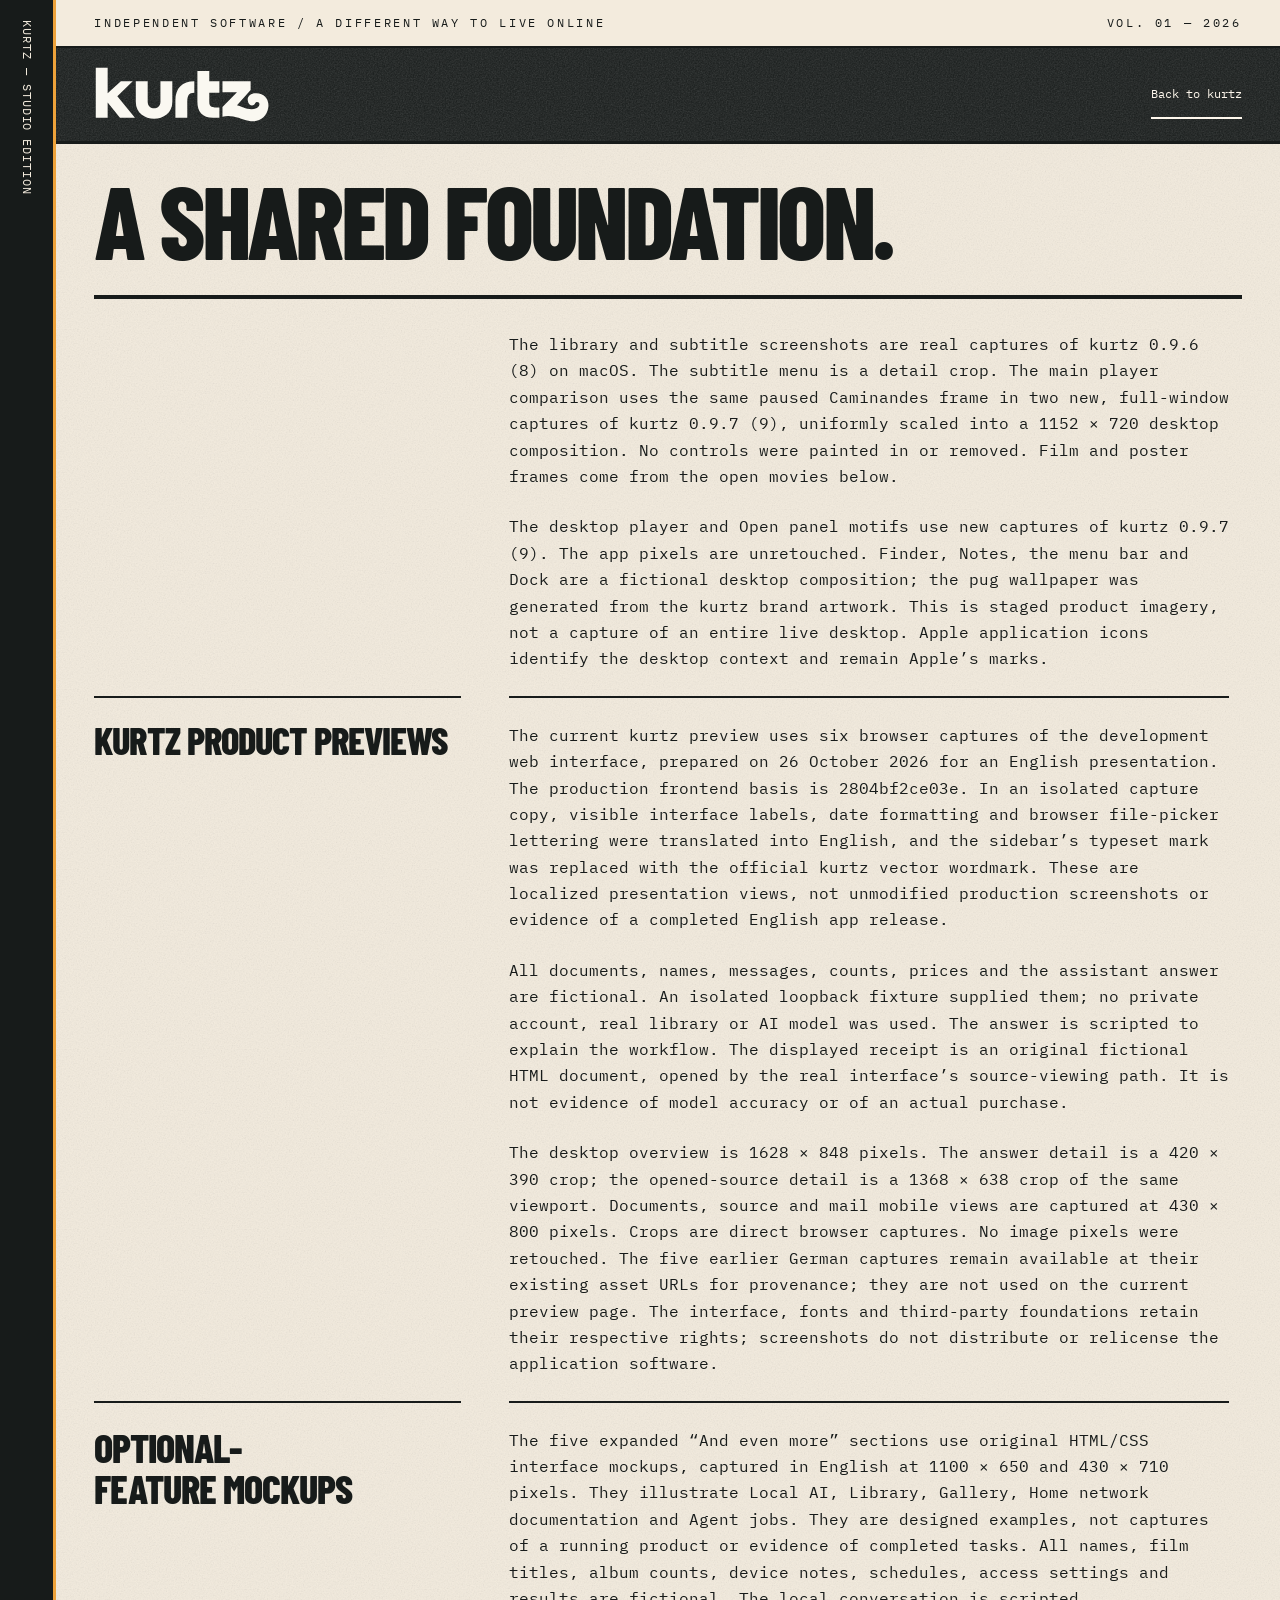
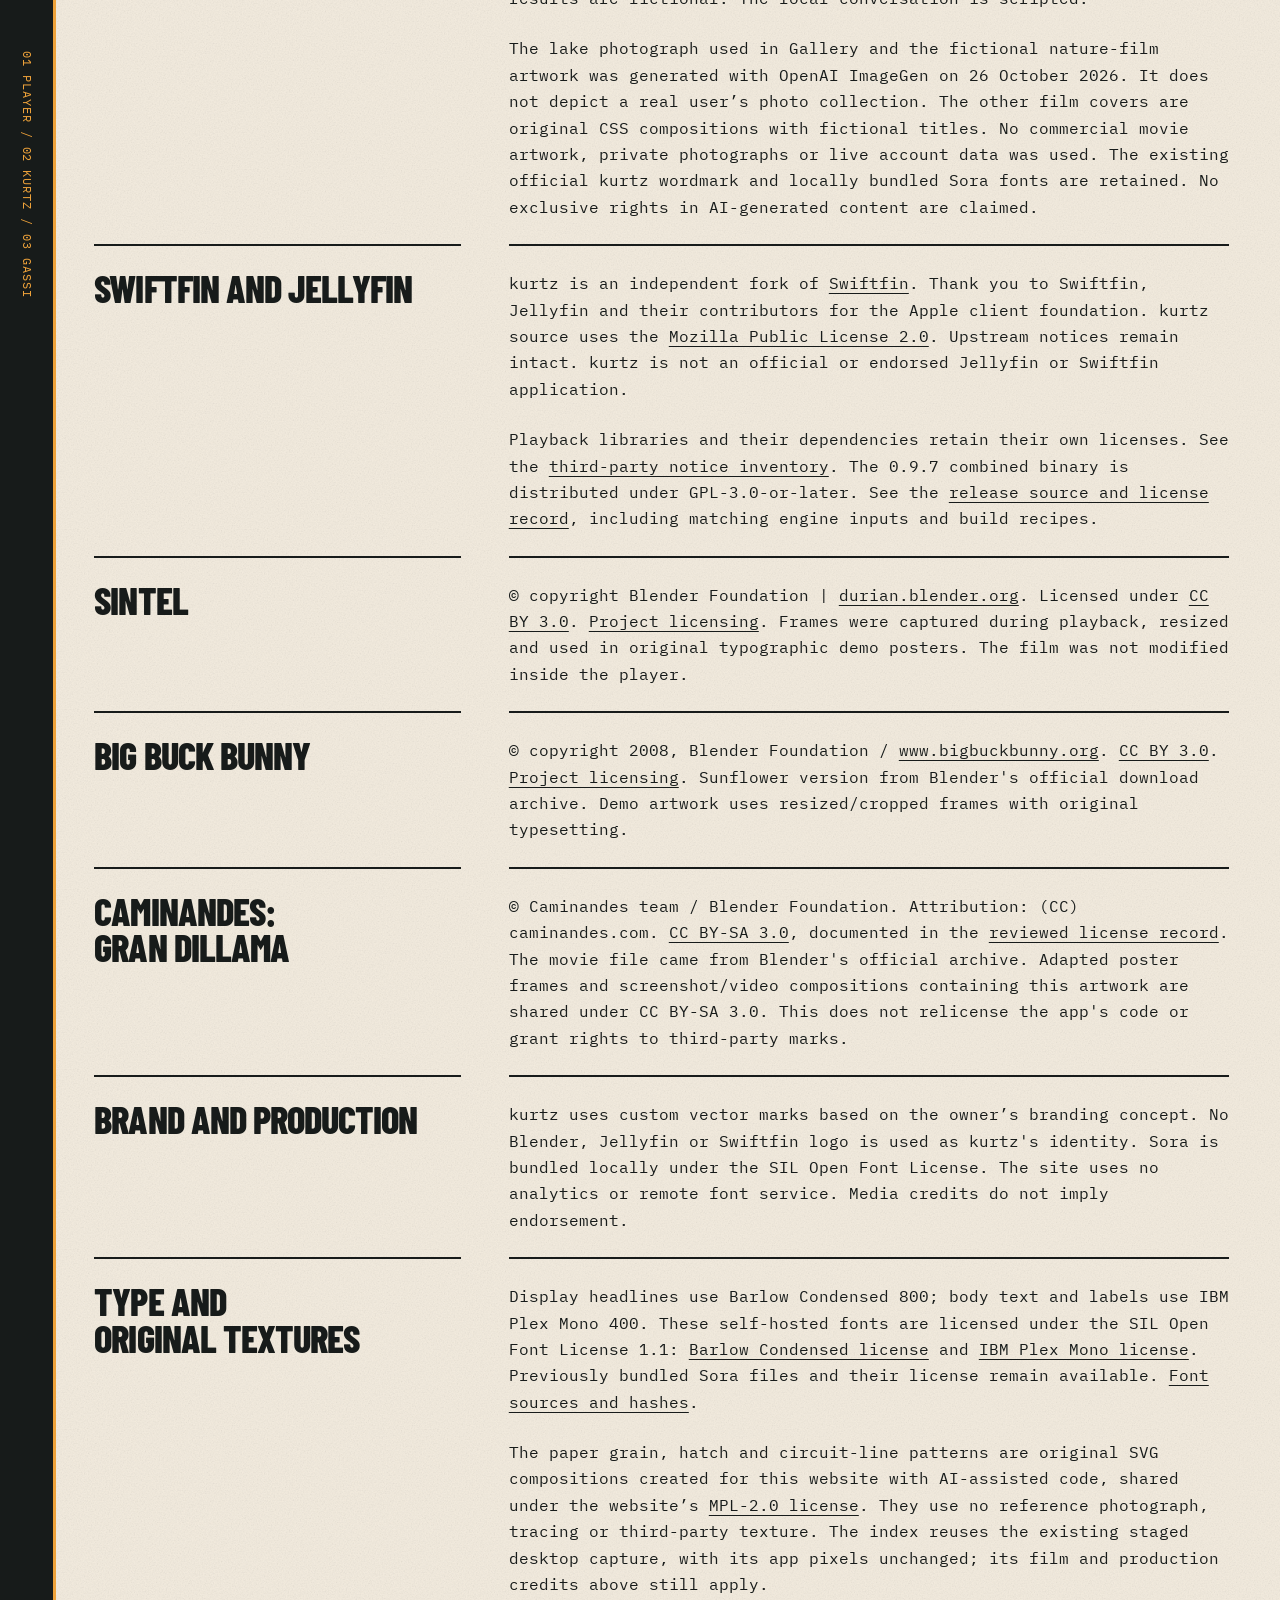
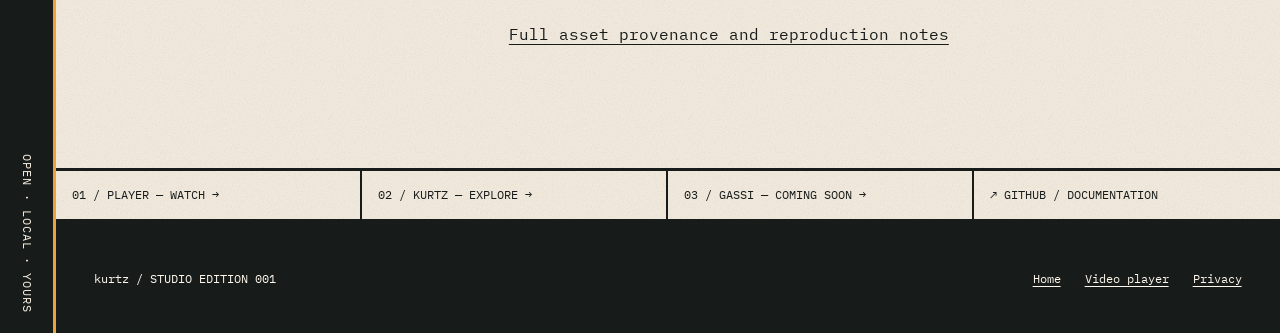
<file: docs/credits.html>
<!doctype html><html lang="en"><head><meta charset="utf-8"><meta name="viewport" content="width=device-width, initial-scale=1"><title>kurtz — Media and credits</title><meta name="description" content="Sources, film licenses and upstream acknowledgements for the kurtz launch presentation."><link rel="canonical" href="https://kurtz.app/credits.html"><link rel="icon" href="assets/kurtz-icon.png"><link rel="stylesheet" href="reference.css?v=20261028-editorial-v2"></head><body class="legal-page"><aside class="edition-rail" aria-label="Studio edition"><span>KURTZ — STUDIO EDITION</span><span>01 PLAYER / 02 KURTZ / 03 GASSI</span><span>OPEN · LOCAL · YOURS</span></aside><div class="issue-strip"><p class="issue-line"><span>INDEPENDENT SOFTWARE / A DIFFERENT WAY TO LIVE ONLINE</span><span>VOL. 01 — 2026</span></p></div>
<a class="skip" href="#main">Skip to content</a>
<header class="nav wrap"><a class="brand" href="./" aria-label="kurtz home"><img class="wordmark" src="assets/kurtz-wordmark.svg" width="400" height="128" alt="kurtz"></a><a class="nav-cta" href="./">Back to kurtz</a></header><main id="main" tabindex="-1" class="wrap credit-page"><h1>A shared foundation.</h1><p>The library and subtitle screenshots are real captures of kurtz 0.9.6 (8) on macOS. The subtitle menu is a detail crop. The main player comparison uses the same paused Caminandes frame in two new, full-window captures of kurtz 0.9.7 (9), uniformly scaled into a 1152 × 720 desktop composition. No controls were painted in or removed. Film and poster frames come from the open movies below.</p><p>The desktop player and Open panel motifs use new captures of kurtz 0.9.7 (9). The app pixels are unretouched. Finder, Notes, the menu bar and Dock are a fictional desktop composition; the pug wallpaper was generated from the kurtz brand artwork. This is staged product imagery, not a capture of an entire live desktop. Apple application icons identify the desktop context and remain Apple’s marks.</p><h2 id="product-captures">kurtz product previews</h2><p>The current kurtz preview uses six browser captures of the development web interface, prepared on 26 October 2026 for an English presentation. The production frontend basis is 2804bf2ce03e. In an isolated capture copy, visible interface labels, date formatting and browser file-picker lettering were translated into English, and the sidebar’s typeset mark was replaced with the official kurtz vector wordmark. These are localized presentation views, not unmodified production screenshots or evidence of a completed English app release.</p><p>All documents, names, messages, counts, prices and the assistant answer are fictional. An isolated loopback fixture supplied them; no private account, real library or AI model was used. The answer is scripted to explain the workflow. The displayed receipt is an original fictional HTML document, opened by the real interface’s source-viewing path. It is not evidence of model accuracy or of an actual purchase.</p><p>The desktop overview is 1628 × 848 pixels. The answer detail is a 420 × 390 crop; the opened-source detail is a 1368 × 638 crop of the same viewport. Documents, source and mail mobile views are captured at 430 × 800 pixels. Crops are direct browser captures. No image pixels were retouched. The five earlier German captures remain available at their existing asset URLs for provenance; they are not used on the current preview page. The interface, fonts and third-party foundations retain their respective rights; screenshots do not distribute or relicense the application software.</p><h3 id="feature-mockups">Optional-feature mockups</h3><p>The five expanded “And even more” sections use original HTML/CSS interface mockups, captured in English at 1100 × 650 and 430 × 710 pixels. They illustrate Local AI, Library, Gallery, Home network documentation and Agent jobs. They are designed examples, not captures of a running product or evidence of completed tasks. All names, film titles, album counts, device notes, schedules, access settings and results are fictional. The local conversation is scripted.</p><p>The lake photograph used in Gallery and the fictional nature-film artwork was generated with OpenAI ImageGen on 26 October 2026. It does not depict a real user’s photo collection. The other film covers are original CSS compositions with fictional titles. No commercial movie artwork, private photographs or live account data was used. The existing official kurtz wordmark and locally bundled Sora fonts are retained. No exclusive rights in AI-generated content are claimed.</p><h2>Swiftfin and Jellyfin</h2><p>kurtz is an independent fork of <a href="https://github.com/jellyfin/Swiftfin">Swiftfin</a>. Thank you to Swiftfin, Jellyfin and their contributors for the Apple client foundation. kurtz source uses the <a href="https://github.com/ralleur/kurtz/blob/kurtz/LICENSE.md">Mozilla Public License 2.0</a>. Upstream notices remain intact. kurtz is not an official or endorsed Jellyfin or Swiftfin application.</p><p>Playback libraries and their dependencies retain their own licenses. See the <a href="https://github.com/ralleur/kurtz/blob/kurtz/Shared/Resources/KurtzThirdPartyNotices.txt">third-party notice inventory</a>. The 0.9.7 combined binary is distributed under GPL-3.0-or-later. See the <a href="https://github.com/ralleur/kurtz/blob/kurtz-0.9.7/docs/release/README.md">release source and license record</a>, including matching engine inputs and build recipes.</p><h2>Sintel</h2><p>© copyright Blender Foundation | <a href="https://durian.blender.org/">durian.blender.org</a>. Licensed under <a href="https://creativecommons.org/licenses/by/3.0/">CC BY 3.0</a>. <a href="https://durian.blender.org/sharing/">Project licensing</a>. Frames were captured during playback, resized and used in original typographic demo posters. The film was not modified inside the player.</p><h2>Big Buck Bunny</h2><p>© copyright 2008, Blender Foundation / <a href="https://www.bigbuckbunny.org/">www.bigbuckbunny.org</a>. <a href="https://creativecommons.org/licenses/by/3.0/">CC BY 3.0</a>. <a href="https://peach.blender.org/about/">Project licensing</a>. Sunflower version from Blender's official download archive. Demo artwork uses resized/cropped frames with original typesetting.</p><h2>Caminandes: Gran Dillama</h2><p>© Caminandes team / Blender Foundation. Attribution: (CC) caminandes.com. <a href="https://creativecommons.org/licenses/by-sa/3.0/">CC BY-SA 3.0</a>, documented in the <a href="https://commons.wikimedia.org/wiki/File:Caminandes_-_Gran_Dillama_-_Blender_Foundation%27s_new_Open_Movie.webm">reviewed license record</a>. The movie file came from Blender's official archive. Adapted poster frames and screenshot/video compositions containing this artwork are shared under CC BY-SA 3.0. This does not relicense the app's code or grant rights to third-party marks.</p><h2>Brand and production</h2><p>kurtz uses custom vector marks based on the owner’s branding concept. No Blender, Jellyfin or Swiftfin logo is used as kurtz's identity. Sora is bundled locally under the SIL Open Font License. The site uses no analytics or remote font service. Media credits do not imply endorsement.</p><h2 id="type-and-texture">Type and original textures</h2><p>Display headlines use Barlow Condensed 800; body text and labels use IBM Plex Mono 400. These self-hosted fonts are licensed under the SIL Open Font License 1.1: <a href="assets/fonts/BarlowCondensed-OFL.txt">Barlow Condensed license</a> and <a href="assets/fonts/IBMPlexMono-OFL.txt">IBM Plex Mono license</a>. Previously bundled Sora files and their license remain available. <a href="assets/fonts/reference-fonts.json">Font sources and hashes</a>.</p><p>The paper grain, hatch and circuit-line patterns are original SVG compositions created for this website with AI-assisted code, shared under the website’s <a href="https://www.mozilla.org/en-US/MPL/2.0/">MPL-2.0 license</a>. They use no reference photograph, tracing or third-party texture. The index reuses the existing staged desktop capture, with its app pixels unchanged; its film and production credits above still apply.</p><p><a href="https://github.com/ralleur/kurtz/blob/kurtz/marketing/sources-and-licenses.md">Full asset provenance and reproduction notes</a></p></main><nav class="index-bar" aria-label="Product index"><a href="player/">01 / PLAYER — WATCH →</a><a href="preview/">02 / KURTZ — EXPLORE →</a><a href="gassi/">03 / GASSI — COMING SOON →</a><a href="https://github.com/ralleur/kurtz">↗ GITHUB / DOCUMENTATION</a></nav><footer class="footer"><p>kurtz / STUDIO EDITION 001</p><nav aria-label="Footer navigation"><a href="index.html">Home</a><a href="player/">Video player</a><a href="privacy.html">Privacy</a></nav></footer></body></html>
</file>
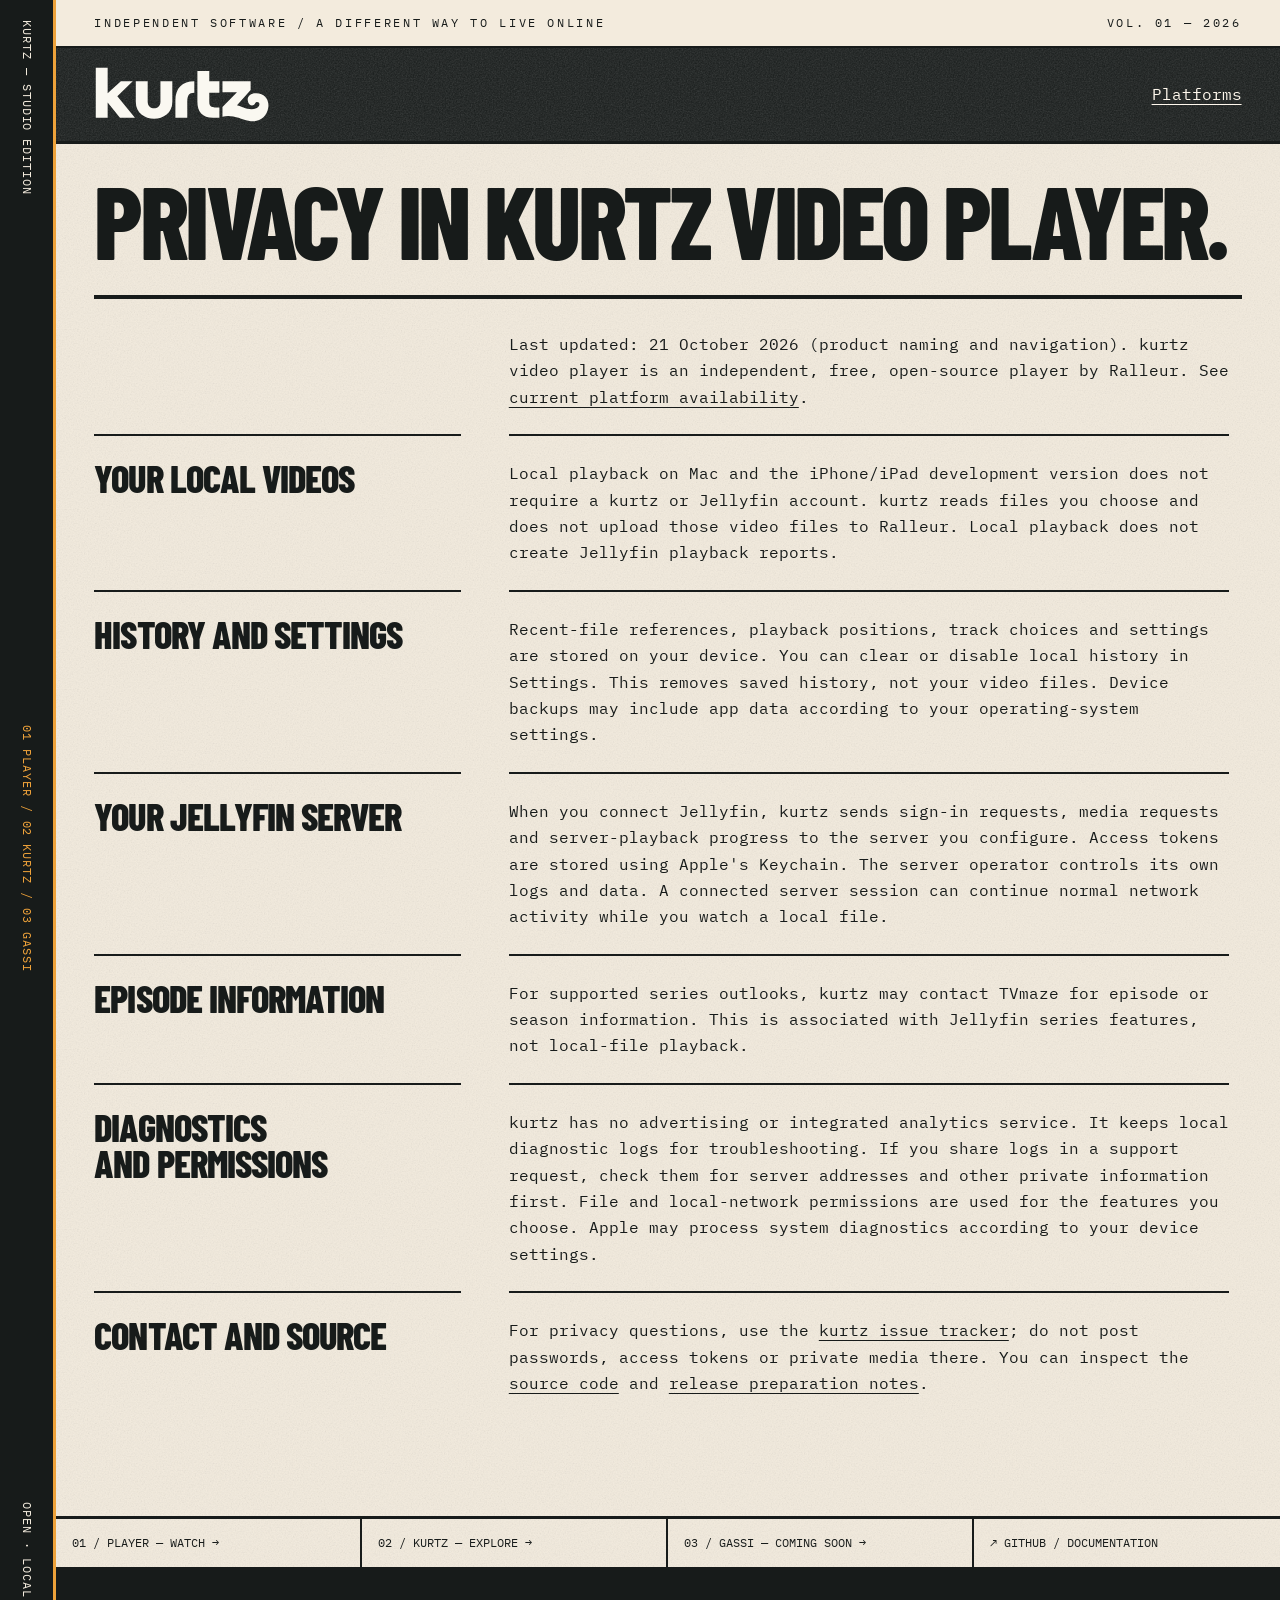
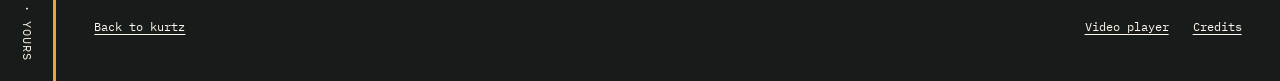
<file: docs/privacy.html>
<!doctype html>
<html lang="en">
<head>
  <meta charset="utf-8">
  <meta name="viewport" content="width=device-width, initial-scale=1">
  <title>kurtz video player — Privacy</title>
  <meta name="description" content="How kurtz handles local videos, playback history and connections to your Jellyfin server.">
  <link rel="icon" href="assets/kurtz-icon.png">
  <link rel="canonical" href="https://kurtz.app/privacy.html">
  <link rel="stylesheet" href="reference.css?v=20261028-editorial-v2">
</head>
<body class="legal-page"><aside class="edition-rail" aria-label="Studio edition"><span>KURTZ — STUDIO EDITION</span><span>01 PLAYER / 02 KURTZ / 03 GASSI</span><span>OPEN · LOCAL · YOURS</span></aside>
<div class="issue-strip"><p class="issue-line"><span>INDEPENDENT SOFTWARE / A DIFFERENT WAY TO LIVE ONLINE</span><span>VOL. 01 — 2026</span></p></div>
<a class="skip" href="#main">Skip to content</a>
<header class="nav wrap"><a class="brand" href="index.html" aria-label="kurtz home"><img class="wordmark" src="assets/kurtz-wordmark-dark.svg" alt="kurtz" width="400" height="128"></a><a href="player/index.html#platforms">Platforms</a></header>
<main id="main" tabindex="-1" class="wrap credit-page">
  <h1>Privacy in kurtz video player.</h1>
  <p>Last updated: 21 October 2026 (product naming and navigation). kurtz video player is an independent, free, open-source player by Ralleur. See <a href="player/index.html#platforms">current platform availability</a>.</p>
  <h2>Your local videos</h2>
  <p>Local playback on Mac and the iPhone/iPad development version does not require a kurtz or Jellyfin account. kurtz reads files you choose and does not upload those video files to Ralleur. Local playback does not create Jellyfin playback reports.</p>
  <h2>History and settings</h2>
  <p>Recent-file references, playback positions, track choices and settings are stored on your device. You can clear or disable local history in Settings. This removes saved history, not your video files. Device backups may include app data according to your operating-system settings.</p>
  <h2>Your Jellyfin server</h2>
  <p>When you connect Jellyfin, kurtz sends sign-in requests, media requests and server-playback progress to the server you configure. Access tokens are stored using Apple's Keychain. The server operator controls its own logs and data. A connected server session can continue normal network activity while you watch a local file.</p>
  <h2>Episode information</h2>
  <p>For supported series outlooks, kurtz may contact TVmaze for episode or season information. This is associated with Jellyfin series features, not local-file playback.</p>
  <h2>Diagnostics and permissions</h2>
  <p>kurtz has no advertising or integrated analytics service. It keeps local diagnostic logs for troubleshooting. If you share logs in a support request, check them for server addresses and other private information first. File and local-network permissions are used for the features you choose. Apple may process system diagnostics according to your device settings.</p>
  <h2>Contact and source</h2>
  <p>For privacy questions, use the <a href="https://github.com/ralleur/kurtz/issues">kurtz issue tracker</a>; do not post passwords, access tokens or private media there. You can inspect the <a href="https://github.com/ralleur/kurtz">source code</a> and <a href="https://github.com/ralleur/kurtz/blob/kurtz/docs/release/app-review.md">release preparation notes</a>.</p>
</main>
<nav class="index-bar" aria-label="Product index"><a href="player/">01 / PLAYER — WATCH →</a><a href="preview/">02 / KURTZ — EXPLORE →</a><a href="gassi/">03 / GASSI — COMING SOON →</a><a href="https://github.com/ralleur/kurtz">↗ GITHUB / DOCUMENTATION</a></nav>
<footer class="footer"><p><a href="index.html">Back to kurtz</a></p><nav aria-label="Footer navigation"><a href="player/">Video player</a><a href="credits.html">Credits</a></nav></footer>
</body>
</html>
</file>
<file: docs/reference.css>
/* KURTZ Reference Design System 1.0.0-reference / ralleur / 2026-10-28.
   Editorial Reference v2. Source and rights: README.md.
   Single active stylesheet for all public pages. Legacy sheets are retired. */
@font-face{font-family:'Barlow Condensed';src:url(assets/fonts/BarlowCondensed-800.ttf) format('truetype');font-style:normal;font-weight:800;font-display:swap}
@font-face{font-family:'IBM Plex Mono';src:url(assets/fonts/IBMPlexMono-400.ttf) format('truetype');font-style:normal;font-weight:400;font-display:swap}
:root{
  color-scheme:light;
  --k-color-paper:#f3ebdd;--k-color-ink:#171b1a;--k-color-cream:#fff8ed;
  --k-color-rust:#c8442b;--k-color-tangerine:#eea23a;--k-color-sage:#aab7a2;
  --k-color-teal:#2b5756;--k-color-blue:#204a59;--k-color-focus:#0065ff;
  --k-font-display:'Barlow Condensed',sans-serif;
  --k-font-body:'IBM Plex Mono',monospace;
  --k-font-mono:'IBM Plex Mono',monospace;
  --k-space-1:.25rem;--k-space-2:.5rem;--k-space-3:.75rem;--k-space-4:1rem;
  --k-space-6:1.5rem;--k-space-8:2rem;--k-space-12:3rem;--k-space-16:4rem;
  --k-space-24:6rem;--k-space-32:8rem;
  --k-gutter:clamp(1rem,3vw,3rem);--k-max:120rem;
  --k-rule:2px solid var(--k-color-ink);--k-rule-heavy:4px solid var(--k-color-ink);
  --k-duration-fast:160ms;--k-duration-normal:260ms;--k-duration-slow:520ms;
  --k-ease-standard:cubic-bezier(.2,.7,.2,1);
}
*,*::before,*::after{box-sizing:border-box}
html{scroll-behavior:auto;scroll-padding-top:2rem}
body{margin:0 auto;max-width:var(--k-max);background:var(--k-color-paper);color:var(--k-color-ink);font:400 1rem/1.65 var(--k-font-body)}
img{display:block;max-width:100%;height:auto}
figure,dl,dd,h1,h2,h3,p,blockquote{margin:0}
:is(h1,h2,h3,p,dd,blockquote,summary,figcaption,a,button){overflow-wrap:anywhere}
:is(h1,h2,h3){font-family:var(--k-font-display);font-weight:800;line-height:.95;letter-spacing:-.025em;text-wrap:balance;text-transform:uppercase}
h1{font-size:clamp(4.5rem,11vw,12rem);line-height:.85;letter-spacing:-.035em}
h2{font-size:clamp(3rem,6vw,6.5rem)}
h3{font-size:clamp(2rem,3vw,3rem);line-height:1.02}
a{color:inherit;text-underline-offset:.25em;text-decoration-thickness:1px}
a:hover{text-decoration-thickness:2px}
button{font:inherit;color:inherit;cursor:pointer}
:is(button,a,summary){-webkit-tap-highlight-color:transparent}
:focus-visible{outline:3px solid var(--k-color-focus);outline-offset:4px}
main:focus{outline:none}
[hidden]{display:none!important}
.wrap,.shell{width:calc(100% - 2 * var(--k-gutter));max-width:90rem;margin-inline:auto}
:is(.wrap,.shell)>*,:is(.hero-head,.section-heading,.ways-grid,.comfort,.foundation-grid,.mac-download,.upcoming-platforms,.question-story,.together,.more-intro,.ownership-inner,.preview-notes)>*{min-width:0}
.section-space{padding-block:var(--k-space-24)}
.skip{position:fixed;top:1rem;left:1rem;z-index:100;background:var(--k-color-cream);color:var(--k-color-ink);padding:1rem;max-width:calc(100% - 2rem)}
.skip:not(:focus){clip-path:inset(50%);width:1px;height:1px;padding:0;overflow:hidden;white-space:nowrap}
.skip:focus{top:1rem}
/* Complete canonical mark, external product labels. */
.nav,.foyer-header{display:flex;flex-wrap:wrap;align-items:center;gap:1.5rem 2rem;width:100%;max-width:none;margin:0;min-height:7rem;padding:1.5rem var(--k-gutter);border-bottom:var(--k-rule)}
.brand{display:inline-flex;flex-shrink:0;margin-right:auto}
.brand img,.wordmark{width:8rem;min-width:88px}
.nav nav{display:flex;flex-wrap:wrap;align-items:center;gap:.5rem 2rem}
.nav :is(nav a,.nav-cta,.publisher){display:inline-flex;align-items:center;gap:.35rem;min-height:48px;font:400 .75rem/1.5 var(--k-font-mono);text-decoration:none}
.nav [aria-current=page]{text-decoration:underline;text-decoration-thickness:3px}
.nav-cta{border-bottom:2px solid currentColor}
.publisher{border-left:1px solid currentColor;padding-left:1.5rem}
.tiny{display:inline-block;border:1px solid currentColor;font:400 .75rem/1.4 var(--k-font-mono);padding:.25rem}
.nav,.foyer-header{background:var(--k-color-ink);color:var(--k-color-cream)}
/* Rectangular actions; print elements use hard offsets only. */
.button,.action,.pill.dark{display:inline-flex;align-items:center;justify-content:space-between;gap:2rem;min-height:48px;max-width:100%;border:2px solid var(--k-color-rust);padding:.875rem 1.25rem;background:var(--k-color-rust);color:var(--k-color-cream);font:400 .875rem/1.5 var(--k-font-mono);text-decoration:none;text-transform:uppercase}
:is(.button,.action,.pill.dark):hover{background:var(--k-color-ink);border-color:var(--k-color-ink);text-decoration:underline}
:is(.release-note,.detail,.comparison-note,figcaption,.footer-bottom,.eyebrow,.story-label,.more-note,.preview-notes,.player-note,.availability,.header-note){font:400 .75rem/1.7 var(--k-font-mono)}
.eyebrow,.story-label,.header-note{letter-spacing:.06em;text-transform:uppercase}
.eyebrow{display:flex;align-items:center;gap:.75rem}
.text-link,.source-link{display:inline-flex;align-items:center;gap:1rem;min-height:44px;font-weight:600;text-decoration:underline}
figcaption{border-top:1px solid currentColor;padding-top:.75rem;margin-top:.75rem;text-align:left}
:is(.capture-link,.shot-link,.product-image){display:block;border:var(--k-rule)}
.product-image img,.product-image picture{display:block;width:100%;height:auto}
/* 01 / Index mosaic. Original artwork-free edition, round 3. */
/* 01 / Player dossier: directive -> status -> actual capture. */
.hero-head{display:grid;grid-template-columns:1.4fr 1fr;gap:var(--k-space-16);width:100%;max-width:none;padding:var(--k-space-24) var(--k-gutter);background:var(--k-color-sage);border-bottom:var(--k-rule-heavy);align-items:end}
.hero-intro .intro{font-size:clamp(1.25rem,2vw,2rem);line-height:1.35;max-width:28ch}
.actions{display:flex;flex-wrap:wrap;gap:1rem;align-items:center;margin-top:2rem}
.release-note{margin-top:1rem}
.cinema.wrap{padding-top:var(--k-space-12)}
.stage{max-width:1152px;margin-inline:auto}
.stage img{width:100%;aspect-ratio:1152/720;object-fit:contain}
.capture-caption{display:flex;justify-content:space-between;gap:1rem}
.stage-bottom{display:flex;align-items:start;flex-wrap:wrap;justify-content:space-between;gap:2rem;max-width:1152px;margin:2rem auto 0;padding-bottom:3rem;border-bottom:var(--k-rule)}
.stage-copy h2{font-size:2.5rem}
.stage-copy p{max-width:35ch;margin-top:1rem}
.comparison-tools{max-width:100%}
.state-switch{display:flex;flex-wrap:wrap;border:var(--k-rule)}
.state-switch button{border:0;background:transparent;min-height:48px;padding:.75rem 1rem;font:400 .75rem/1.5 var(--k-font-mono)}
.state-switch button[aria-pressed=true]{background:var(--k-color-ink);color:var(--k-color-cream)}
.state-switch button::before{content:'';display:inline-block;width:.5rem;height:.5rem;border:1px solid currentColor;margin-right:.75rem}
.state-switch button[aria-pressed=true]::before{background:currentColor}
.comparison-note,.comparison-fallback{margin-top:1rem}
.comparison-note a{display:inline-block;min-height:44px;padding-block:.5rem}
.section-heading{display:grid;grid-template-columns:1.25fr 1fr;gap:var(--k-space-16);align-items:end;margin-bottom:3rem}
.section-heading>p{max-width:48ch}
.ways-grid{display:grid;grid-template-columns:1.2fr 1fr;gap:var(--k-space-12);align-items:start}
.ways-grid article{border-top:var(--k-rule);padding-top:1.5rem}
.way-copy{margin-bottom:2rem}
.way-copy p{margin-top:1rem;max-width:48ch}
.shot-link img{width:100%}
.ways-note{max-width:94ch;margin-top:2rem}
kbd{font:400 .875em/1.5 var(--k-font-mono);border:1px solid currentColor;padding:0 .3rem}
.comfort{display:grid;grid-template-columns:1.4fr 1fr;gap:var(--k-space-16);border-top:var(--k-rule);align-items:start}
.section-lead{font-size:1.5rem;margin-top:1.5rem}
.comfort-list{margin-top:2rem;max-width:55ch}
.comfort-list>div{padding-block:1.5rem;border-top:1px solid currentColor}
.comfort-list dt{font-weight:700;margin-bottom:.5rem}
.comfort-shot{max-width:420px;justify-self:end}
.comfort-shot img{border:var(--k-rule)}
.foundation{background:var(--k-color-blue);color:var(--k-color-cream);border-block:var(--k-rule-heavy)}
:is(.foundation,.ownership) :focus-visible{outline-color:var(--k-color-cream)}
.foundation-top{display:flex;justify-content:space-between;align-items:center;gap:2rem;margin-bottom:2rem}
.foundation-top p{font:400 .75rem/1.7 var(--k-font-mono)}
.foundation-top img{width:88px;background:var(--k-color-cream);padding:.5rem}
.foundation h2{max-width:24ch}
.foundation-grid{display:grid;grid-template-columns:1.2fr 1fr;gap:var(--k-space-16);margin-top:3rem}
.foundation-grid p{max-width:55ch;margin-bottom:1.5rem}
.free-copy>p:first-child{font-size:1.5rem;line-height:1.4}
.origin{border-left:1px solid currentColor;padding-left:3rem}
.origin h3{margin-bottom:1.5rem}
.foundation-grid .affiliation{margin-top:1.5rem;margin-bottom:0}
.mac-download,.upcoming-platforms{display:grid;grid-template-columns:1.2fr 1fr;gap:var(--k-space-16);padding-block:2.5rem;border-top:var(--k-rule)}
.mac-download h3,.upcoming-platforms h3{margin:1rem 0 1.5rem}
.mac-download .availability{border-left:4px solid var(--k-color-rust);padding-left:.75rem}
.download-action .release-note{margin-bottom:1rem}
.upcoming-platforms .detail{margin-top:1rem}
.platform-note{max-width:100ch}
.technical-details{margin-top:2rem;border-block:var(--k-rule)}
summary{cursor:pointer;min-height:48px;padding-block:1.25rem}
.technical-details>div{padding-bottom:1.5rem;max-width:90ch}
.technical-details p+p{margin-top:1rem}
/* 02 / Platform: no centered hero or cozy rounded panels. */
.introduction{display:grid;grid-template-columns:1.15fr 1fr;width:100%;max-width:none;border-bottom:var(--k-rule-heavy)}
.introduction>.eyebrow{grid-column:1/-1;padding:1.5rem var(--k-gutter);border-bottom:var(--k-rule)}
.preview-dot{display:inline-block;width:.5rem;height:.5rem;background:var(--k-color-rust);flex-shrink:0}
.introduction h1{grid-row:2/4;padding:var(--k-space-16) var(--k-gutter);font-size:clamp(4.5rem,9.5vw,11rem)}
.intro-copy,.intro-actions{border-left:var(--k-rule);background:var(--k-color-teal);color:var(--k-color-cream);padding-inline:var(--k-gutter)}
.intro-copy{padding-top:var(--k-space-16);padding-bottom:2rem;font-size:clamp(1.25rem,1.8vw,1.75rem);line-height:1.45;align-content:end}
.intro-actions{padding-bottom:var(--k-space-16);display:flex;align-items:start;flex-wrap:wrap;gap:1rem 2rem}
.intro-actions .text-link{font-size:1rem}
.intro-actions :focus-visible{outline-color:var(--k-color-cream)}
.desktop-break{display:none}
.hero-product{padding-top:3rem}
.hero-product figcaption{display:flex;justify-content:space-between;gap:1rem}
.everyday{padding-block:var(--k-space-24)}
.section-intro{display:grid;grid-template-columns:1.2fr 1fr;gap:1.5rem 4rem;align-items:end}
.section-intro .eyebrow{grid-column:1/-1}
.section-intro>p:last-child{max-width:48ch}
.question-story{display:grid;grid-template-columns:1fr minmax(0,420px);align-items:start;gap:var(--k-space-16);background:var(--k-color-sage);border:var(--k-rule);padding:var(--k-gutter);margin-top:3rem}
.question-copy blockquote{font:800 clamp(2.75rem,4vw,4.5rem)/1 var(--k-font-display);text-transform:uppercase;margin:1.5rem 0}
.question-copy>p{max-width:48ch}
.source-link{margin-top:1.5rem}
.answer-detail img{width:100%;border:var(--k-rule)}
.source-story{padding-top:var(--k-space-24)}
.source-heading{display:grid;grid-template-columns:1.2fr 1fr;gap:3rem;margin-bottom:2rem;align-items:end}
.source-heading h3{font-size:clamp(3rem,5vw,5rem)}
.together-band{background:var(--k-color-cream);border-block:var(--k-rule-heavy)}
.together{display:grid;grid-template-columns:1.3fr minmax(0,430px);gap:var(--k-space-16);padding-block:var(--k-space-24);align-items:start}
.together h2{margin-top:1.5rem}
.together-copy>p:not(.eyebrow){margin-top:2rem;max-width:48ch}
.content-list{list-style:none;margin:2rem 0 0;padding:0}
.content-list li{display:flex;flex-wrap:wrap;justify-content:space-between;gap:.5rem 1.5rem;border-top:1px solid currentColor;padding-block:1rem}
.content-list li span:last-child{font:400 .75rem/1.7 var(--k-font-mono);align-self:center}
.mail-detail{max-width:430px;justify-self:end;width:100%}
.more{padding-block:var(--k-space-24)}
.more-intro{display:grid;grid-template-columns:1.35fr 1fr;gap:1.5rem 4rem;align-items:end}
.more-intro .eyebrow{grid-column:1/-1}
.more-intro>p:last-child{max-width:48ch}
.more-features{margin-top:3rem;border-top:var(--k-rule)}
.more-features details{border-bottom:var(--k-rule)}
.more-features summary{display:grid;grid-template-columns:minmax(0,240px) minmax(0,1fr) 48px;align-items:center;gap:2rem;min-height:100px;list-style:none}
.more-features summary::-webkit-details-marker,.ownership summary::-webkit-details-marker{display:none}
.more-name{font:800 2.5rem/1 var(--k-font-display);text-transform:uppercase}
.more-toggle{display:grid;place-items:center;width:48px;height:48px;border:var(--k-rule);font:400 1.75rem/1 var(--k-font-mono)}
.more-features summary:hover .more-toggle,.more-features details[open] .more-toggle{background:var(--k-color-ink);color:var(--k-color-cream)}
.more-detail{padding-block:0 2rem}
.more-detail>p{max-width:65ch}
.more-shot{max-width:1100px;margin:2rem 0 0 auto}
.more-note{margin-top:1.5rem}
.ownership{background:var(--k-color-teal);color:var(--k-color-cream);border-block:var(--k-rule-heavy)}
.ownership-inner{display:grid;grid-template-columns:1.3fr 1fr;gap:var(--k-space-16);padding-block:var(--k-space-24);align-items:start}
.ownership-heading>img{width:88px;margin-bottom:2rem;background:var(--k-color-cream);padding:.5rem}
.ownership-heading .eyebrow{margin-bottom:1.5rem}
.ownership-copy>p+p{margin-top:1.5rem}
.ownership details{margin-top:2rem;border-block:1px solid currentColor}
.ownership summary{display:flex;justify-content:space-between;gap:1.5rem;list-style:none}
.ownership details>div{padding-bottom:1.5rem;font-size:1rem}
.ownership details p+p{margin-top:1rem}
.kurtz-page .availability{padding-block:var(--k-space-24);display:grid;grid-template-columns:1.2fr 1fr;gap:1.5rem 4rem;font:400 1rem/1.65 var(--k-font-body)}
.kurtz-page .availability>.eyebrow{grid-column:1/-1}
.kurtz-page .availability h2{grid-row:2/5}
.kurtz-page .availability>.action{justify-self:start}
.kurtz-page .availability .player-note{font:400 .75rem/1.7 var(--k-font-mono)}
.preview-notes{display:grid;grid-template-columns:1fr minmax(0,220px);gap:3rem;border-top:var(--k-rule);padding-block:2rem}
.preview-notes>a{align-self:start}
/* 03 / Benchmark manual and legal/evidence pages. */
.idea-section{width:100%;max-width:none;padding:var(--k-space-24) var(--k-gutter);display:grid;grid-template-columns:1.3fr 1fr;gap:var(--k-space-16);min-height:65vh;background:var(--k-color-tangerine);border-bottom:var(--k-rule-heavy)}
.idea-section h1{margin-top:2rem}
.body-copy{max-width:50ch;align-self:end;font-size:1.5rem;line-height:1.4}
.body-copy p+p{margin-top:1.5rem}
.body-copy .pill{margin-top:2rem}
.credit-page{max-width:76rem;padding:var(--k-space-16) 0 var(--k-space-24);display:grid;grid-template-columns:minmax(0,1fr) minmax(0,2fr);column-gap:var(--k-space-16)}
.credit-page h1{grid-column:1/-1;padding-bottom:3rem;border-bottom:var(--k-rule-heavy);margin-bottom:2rem;font-size:clamp(4rem,8vw,9rem)}
.credit-page :is(p,ul){grid-column:2;max-width:72ch;margin-bottom:1.5rem}
.credit-page :is(h2,h3){grid-column:1;grid-row:auto;font-size:2.5rem;padding-top:1.5rem;border-top:var(--k-rule);margin-bottom:1.5rem}
.credit-page :is(h2,h3)+p{padding-top:1.5rem;border-top:var(--k-rule);grid-row:auto}
/* Footer is a ruled manual panel, all source links remain visible. */
footer.wrap,.footer,.foyer-footer{width:100%;max-width:none;border-top:var(--k-rule-heavy);padding:2rem var(--k-gutter);background:var(--k-color-paper);color:var(--k-color-ink)}
.footer,.foyer-footer{display:flex;flex-wrap:wrap;align-items:center;justify-content:space-between;gap:1.5rem 2rem;font:400 .75rem/1.7 var(--k-font-mono)}
footer.wrap,.footer,.foyer-footer{background:var(--k-color-ink);color:var(--k-color-cream)}
.footer div{display:flex;flex-wrap:wrap;gap:1.5rem;align-items:center}
.footer img{width:100px}
.footer strong{font:800 2.5rem/1 var(--k-font-display)}
.footer nav,.foyer-footer nav,.footer-top nav{display:flex;flex-wrap:wrap;gap:.5rem 1.5rem}
:is(.footer,.foyer-footer,.footer-top) a{display:inline-flex;align-items:center;min-height:44px}
.foyer-footer .byline{display:inline-block;padding-block:.75rem}
.footer-top{display:flex;flex-wrap:wrap;justify-content:space-between;align-items:center;gap:2rem}
.footer-bottom{display:flex;flex-wrap:wrap;justify-content:space-between;gap:2rem;margin-top:2rem}
/* Stacking follows content order; no mobile decorative crop. */
@media(max-width:1080px){
  .question-story,.together{gap:2rem;grid-template-columns:1fr minmax(0,350px)}
  .more-features summary{grid-template-columns:minmax(0,190px) minmax(0,1fr) 48px}
}
@media(max-width:768px){
  .nav,.foyer-header{min-height:0;gap:1rem;padding-block:1.25rem}
  .nav nav{width:100%;order:3;border-top:1px solid currentColor;padding-top:.5rem;gap:.25rem 1.5rem}
  .publisher{border-left:0;padding-left:0}
  .nav-cta{margin-left:auto}
  :is(.hero-head,.section-heading,.ways-grid,.comfort,.foundation-grid,.mac-download,.upcoming-platforms,.introduction,.section-intro,.question-story,.source-heading,.together,.more-intro,.ownership-inner,.preview-notes,.idea-section){grid-template-columns:1fr}
  .section-space,.everyday,.together,.more,.ownership-inner,.idea-section{padding-block:var(--k-space-16)}
  .hero-head{padding-block:var(--k-space-16);gap:2rem}
  h1{font-size:clamp(4.5rem,15vw,8rem)}
  h2{font-size:clamp(3rem,9vw,5rem)}
  .capture-caption,.hero-product figcaption{flex-direction:column}
  .comfort-shot{justify-self:start}
  .origin{border-left:0;border-top:1px solid currentColor;padding:2rem 0 0}
  .foundation-grid,.mac-download,.upcoming-platforms{gap:2rem}
  .upcoming-platforms article+article{padding-top:2rem;border-top:1px solid currentColor}
  .introduction h1{grid-row:auto;font-size:clamp(4.5rem,13vw,7.5rem);padding-block:3rem}
  .intro-copy,.intro-actions{border-left:0}
  .intro-copy{padding-top:2rem;border-top:var(--k-rule)}
  .intro-actions{padding-bottom:2rem}
  .section-intro .eyebrow,.more-intro .eyebrow{grid-column:auto}
  .question-story{padding:1.5rem}
  .answer-detail{max-width:420px}
  .source-story{padding-top:4rem}
  .source-heading{gap:1.5rem}
  .source-heading h3{font-size:3rem}
  .mail-detail{justify-self:start}
  .more-features summary{grid-template-columns:minmax(0,1fr) 48px;gap:.5rem 1.5rem}
  .more-name{grid-column:1;grid-row:1}
  .more-benefit{grid-column:1;grid-row:2}
  .more-toggle{grid-column:2;grid-row:1/3}
  .kurtz-page .availability{grid-template-columns:1fr;padding-block:4rem}
  .kurtz-page .availability h2{grid-row:auto}
  .credit-page{display:block;padding-block:3rem}
  .credit-page h1{font-size:clamp(4rem,12vw,7rem)}
  .credit-page :is(h2,h3){margin-top:2rem}
  .credit-page :is(h2,h3)+p{border-top:0;padding-top:0}
}
@media(max-width:600px){
  .hero-product,.source-story figure,.more-shot{max-width:430px}
  .source-story figure,.more-shot{margin-inline:auto}
}
@media(max-width:480px){
  .header-note{max-width:none}
  .state-switch{flex-direction:column;align-items:stretch}
  .state-switch button{text-align:left}
  .foundation-top{align-items:start}
  .foundation-top p{max-width:20ch}
  .footer-top,.footer-bottom{display:block}
  .footer-top nav{margin-top:1.5rem}
  .footer-bottom p+p{margin-top:1.5rem}
}
@media(prefers-reduced-motion:reduce){
  :root{--k-duration-fast:1ms;--k-duration-normal:1ms;--k-duration-slow:1ms}
  html{scroll-behavior:auto}
  *,*::before,*::after{animation:none!important;transition:none!important;scroll-behavior:auto!important}
}
/* Owner image reference: print rules, original textures, type-led collage. */
body{position:relative;min-height:100vh;max-width:none;padding-left:3.5rem;background-image:url(assets/textures/press-grain.svg)}
.edition-rail{position:absolute;inset:0 auto 0 0;width:3.5rem;z-index:30;display:flex;flex-direction:column;justify-content:space-between;align-items:center;padding:1.25rem .5rem;background:var(--k-color-ink);color:var(--k-color-paper);border-right:3px solid var(--k-color-tangerine);font:400 .75rem/1.2 var(--k-font-mono);letter-spacing:.08em}
.edition-rail>span{writing-mode:vertical-rl}
.edition-rail>span:nth-child(2){color:var(--k-color-tangerine)}
.foyer-header{display:grid;grid-template-columns:68% 32%;align-items:stretch;padding:0;gap:0;background:var(--k-color-paper);color:var(--k-color-ink);border-bottom:3px solid var(--k-color-ink)}
.masthead{padding:.875rem 1.75rem 1.5rem;background-image:url(assets/textures/press-grain.svg)}
.issue-line{display:flex;justify-content:space-between;gap:1.5rem;font:400 .75rem/1.5 var(--k-font-mono);letter-spacing:.22em}
.masthead-main{display:grid;grid-template-columns:minmax(0,3.5fr) minmax(0,1fr);gap:2rem;align-items:end;margin-top:.5rem}
.masthead-main>img{width:100%;height:auto;filter:brightness(0);margin-block:-.75rem -.375rem}
.three-doors{border-left:2px solid currentColor;padding-left:.75rem;font:400 .75rem/1.6 var(--k-font-mono)}
.three-doors strong{display:inline-block;margin-bottom:.5rem}
.three-doors small{display:block;font:inherit;margin-top:1rem}
.no-defaults{position:relative;isolation:isolate;overflow:hidden;border-left:3px solid var(--k-color-ink);padding:1rem 1.5rem;background:var(--k-color-rust);color:var(--k-color-cream);display:flex;flex-direction:column;align-items:start;justify-content:space-between;gap:1.25rem}
.no-defaults::before{content:'';position:absolute;z-index:-1;inset:0;background:url(assets/textures/independent-lines.svg);opacity:.12}
.no-defaults::after{content:'';position:absolute;z-index:-1;bottom:-.25rem;left:-5%;width:110%;height:3.5rem;background:var(--k-color-tangerine);transform:rotate(-10deg)}
.no-defaults>p{font:800 clamp(3rem,5.8vw,7rem)/.83 var(--k-font-display);letter-spacing:-.035em}
.no-defaults>a{align-self:end;background:var(--k-color-ink);color:var(--k-color-cream);padding:.5rem .75rem;min-height:44px;display:flex;align-items:center;font:400 .75rem/1.5 var(--k-font-mono);text-underline-offset:4px}
.foyer{width:100%;max-width:none;margin:0}
.doors{display:grid;grid-template-columns:36% 29% 6% 11% 18%;grid-template-rows:minmax(20rem,auto) minmax(17rem,auto);background:var(--k-color-ink);gap:0}
.doors>*{min-width:0;border-bottom:3px solid var(--k-color-ink);border-right:3px solid var(--k-color-ink)}
.manifesto{grid-column:1;grid-row:1/3;background:var(--k-color-ink);color:var(--k-color-cream);padding:1.25rem 1.75rem 0;position:relative;isolation:isolate;display:flex;flex-direction:column;align-items:start;gap:1.5rem}
.manifesto::before{content:'';position:absolute;z-index:-1;inset:5rem 0 0 0;background:url(assets/textures/independent-lines.svg) center/28rem auto;opacity:.18}
.manifesto>.eyebrow{color:var(--k-color-tangerine);font-size:.75rem}
.manifesto h1{font-size:clamp(4rem,5.8vw,7rem);line-height:.88;letter-spacing:-.035em;text-wrap:initial;margin-bottom:1.5rem}
.manifesto h1 span{color:var(--k-color-tangerine)}
.paper-card{background:var(--k-color-paper);color:var(--k-color-ink);padding:.75rem 1rem;border-bottom:6px solid var(--k-color-rust);border-right:7px solid var(--k-color-rust);transform:rotate(-1.5deg);margin-top:auto;max-width:100%;font-size:.875rem}
.paper-card .header-note{display:block;max-width:none;font-size:.75rem;text-transform:none;letter-spacing:0}
.rules-strip{width:calc(100% + 3.5rem);margin-left:-1.75rem;background:var(--k-color-rust);color:var(--k-color-cream);padding:.875rem 1.75rem;display:flex;align-items:center;justify-content:space-between;gap:1.5rem}
.rules-strip h2{font-size:2rem;text-wrap:initial}
.rules-strip>p{font:400 .75rem/1.6 var(--k-font-mono)}
.destination{padding:1.5rem;display:flex;flex-direction:column;align-items:start;gap:1.25rem;background:var(--k-color-paper)}
.destination.cinema{grid-column:2/4;grid-row:1;background:var(--k-color-sage)}
.destination.studio{grid-column:4/6;grid-row:1;border-right:0}
.destination.lab{grid-column:2;grid-row:2;background:var(--k-color-tangerine)}
.door-heading{display:flex;align-items:start;gap:2rem;width:100%}
.door-number{font:800 clamp(4rem,5.3vw,6.5rem)/.85 var(--k-font-display);letter-spacing:-.05em}
.door-heading h2{font-size:clamp(2.5rem,3vw,3.75rem);text-wrap:initial}
.door-heading h2 span{display:block}
.door-heading h2>span.preview-mark{font-size:inherit}
.door-description{font-size:.875rem;line-height:1.65;max-width:42ch}
.cinema .door-description{margin-left:calc(clamp(4rem,5.3vw,6.5rem) * .8 + 2rem)}
.door-label{margin-top:auto;max-width:100%;font:400 .875rem/1.5 var(--k-font-mono);text-transform:uppercase;text-decoration:none;border-bottom:2px solid currentColor;padding-block:.5rem;min-height:44px}
.door-label p{display:flex;align-items:center;gap:2rem;justify-content:space-between}
.door-label:hover{text-decoration:underline}
.index-capture{width:100%;max-width:24rem;transform:rotate(4deg);padding:.375rem;background:var(--k-color-paper);border:2px solid var(--k-color-ink)}
.index-capture img{width:100%;height:auto}
.index-capture figcaption{font-size:.75rem;line-height:1.3;margin:0;padding:.375rem 0 0;border:0}
.cinema-proof{display:grid;grid-template-columns:minmax(0,1fr) minmax(0,1.65fr);gap:1rem;align-items:end;margin-top:auto;width:100%}
.cinema .door-label{margin-top:0;align-self:end}
.studio>.eyebrow{font-size:.75rem;letter-spacing:.06em}
.stack-panel{grid-column:3/5;grid-row:2;display:flex;align-items:end;justify-content:center;padding:1.75rem 1rem;background:var(--k-color-teal) url(assets/textures/independent-lines.svg) center/15rem auto;isolation:isolate}
.sticker{padding:.75rem;background:var(--k-color-rust);color:var(--k-color-cream);transform:rotate(-8deg);font:800 clamp(1.5rem,1.65vw,2rem)/1.1 var(--k-font-display);border:2px solid var(--k-color-ink)}
.invitation{grid-column:5;grid-row:2;border-right:0;padding:1.25rem;display:flex;flex-direction:column;gap:1.5rem;background:var(--k-color-blue);color:var(--k-color-cream)}
.invitation .eyebrow{font-size:.75rem}
.invitation h2{font-size:clamp(3rem,4vw,5.5rem);text-wrap:initial}
.invitation h3{font-size:1.75rem;line-height:1.1}
.invitation>div{margin-top:auto;font-size:.75rem}
.invitation>div>p{margin-top:.5rem}
.index-bar{display:grid;grid-template-columns:repeat(4,minmax(0,1fr));border-bottom:2px solid var(--k-color-ink)}
.index-bar>a{display:flex;align-items:center;padding:.75rem 1rem;min-height:48px;border-right:2px solid currentColor;font:400 .75rem/1.5 var(--k-font-mono);text-decoration:none}
.index-bar>a:last-child{border-right:0}
.index-bar>a:hover{text-decoration:underline}
.closing-line{display:flex;justify-content:space-between;align-items:end;padding:1.5rem;gap:2rem}
.closing-line>p:first-child{font:800 clamp(2.5rem,3.3vw,5rem)/.95 var(--k-font-display);letter-spacing:-.025em}
.closing-line>p:last-child{text-align:right;font:400 .75rem/1.7 var(--k-font-mono)}
/* Shared print grammar across the product dossiers; captures remain legible. */
.nav{border-bottom:3px solid var(--k-color-ink);background-image:url(assets/textures/press-grain.svg)}
:is(.hero-head,.introduction,.idea-section,.foundation,.ownership){background-image:url(assets/textures/press-grain.svg)}
:is(.hero-head,.introduction,.idea-section){position:relative}
:is(.hero-head,.introduction,.idea-section)::before{position:absolute;right:var(--k-gutter);top:.75rem;font:400 .75rem/1.5 var(--k-font-mono);letter-spacing:.16em}
.hero-head::before{content:'01 / VIDEO PLAYER'}
.introduction::before{content:'02 / KURTZ PLATFORM'}
.idea-section::before{content:'03 / GASSI BENCHMARK'}
.introduction>.eyebrow{padding-top:2.5rem}
.nav nav a:hover,.text-link:hover,.source-link:hover{text-decoration-thickness:2px}
.destination :focus-visible{outline-color:var(--k-color-ink)}
:is(.manifesto,.invitation,.no-defaults) :focus-visible{outline-color:var(--k-color-cream)}
.index-bar :focus-visible{outline-offset:-5px;outline-color:var(--k-color-ink)}
@media(min-width:1600px){.doors{grid-template-rows:minmax(23rem,auto) minmax(20rem,auto)}.destination{padding:1.75rem;gap:1.5rem}.manifesto{padding-top:1.5rem}}
@media(max-width:1100px){
 .masthead-main{grid-template-columns:1fr;gap:1.5rem}.three-doors{display:none}
 .issue-line{flex-wrap:wrap;font-size:.75rem;letter-spacing:.12em;gap:.25rem}.masthead-main>img{margin:0}
 .doors{grid-template-columns:1fr 1fr;grid-template-rows:auto}
 .manifesto{grid-column:1;grid-row:1/3}.manifesto h1{font-size:clamp(4rem,8vw,7rem)}
 .destination.cinema{grid-column:2;grid-row:1}.destination.studio{grid-column:2;grid-row:2;border-right:0}
 .destination.lab{grid-column:1;grid-row:3}.stack-panel{grid-column:2;grid-row:3}
 .invitation{grid-column:1/-1;grid-row:4;display:grid;grid-template-columns:1fr 1fr;align-items:end;gap:1.5rem}.invitation>.eyebrow{grid-column:1/-1}.invitation h2{font-size:4rem}.invitation h2 br{display:none}.invitation h2 br::after{content:' '}
 .cinema .door-description{margin-left:0}.door-heading{gap:1.5rem}.door-number{font-size:4.5rem}.door-heading h2{font-size:2.75rem}
 .cinema-proof{grid-template-columns:1fr}.index-capture{width:85%;margin-block:1rem;justify-self:end}.no-defaults>p{font-size:clamp(3rem,6.5vw,5rem)}
 .index-bar{grid-template-columns:1fr 1fr}.index-bar>a:nth-child(-n+2){border-bottom:2px solid currentColor}.index-bar>a:nth-child(2){border-right:0}
}
@media(max-width:768px){
 body{padding-left:0}.edition-rail{display:none}
 .masthead{padding:1rem}.masthead-main{margin-top:1rem}.no-defaults{padding:1rem}
 .no-defaults>a{font-size:.75rem}.no-defaults>p{font-size:clamp(2.5rem,6vw,4rem)}
 .manifesto{padding-inline:1.25rem}.manifesto h1{font-size:clamp(4rem,9vw,6rem)}
 .rules-strip{width:calc(100% + 2.5rem);margin-left:-1.25rem;padding-inline:1.25rem;flex-wrap:wrap}
 .destination{padding:1.25rem}.index-capture{width:90%;transform:rotate(2deg)}
 .door-heading{flex-wrap:wrap;gap:1rem}.door-heading h2{font-size:3rem}.closing-line{flex-wrap:wrap}.closing-line>p:last-child{text-align:left}
}
@media(max-width:600px){
 .foyer-header{grid-template-columns:1fr}.masthead{padding:1rem 1rem 1.5rem}.issue-line{letter-spacing:.1em}
 .no-defaults{border-left:0;border-top:3px solid var(--k-color-ink);display:grid;grid-template-columns:1fr;gap:1rem}.no-defaults>p{font-size:4rem;line-height:.9}.no-defaults>p br{display:none}.no-defaults>a{justify-self:end}.no-defaults::after{height:2.5rem;bottom:-1.25rem}
 .doors{grid-template-columns:1fr}.doors>*{grid-column:1!important;grid-row:auto!important;border-right:0}
 .manifesto{padding-top:1.5rem;gap:1.5rem}.manifesto h1{font-size:clamp(4.5rem,17vw,7rem);margin-bottom:.5rem}.manifesto h1 br{display:none}.manifesto h1 span{display:block}.manifesto h1 span br{display:block}
 .paper-card{width:100%;margin-bottom:.5rem;transform:rotate(-1deg)}.rules-strip{flex-wrap:nowrap}.rules-strip>p{max-width:15ch}
 .destination{gap:1.5rem;padding:1.5rem}.door-heading{flex-wrap:nowrap}.door-number{font-size:5rem}.door-heading h2{font-size:3rem}.index-capture{width:90%;max-width:24rem;margin-block:.5rem}
 .stack-panel{justify-content:start;padding:2rem 1.5rem}.sticker{font-size:2rem;transform:rotate(-4deg)}
 .invitation{display:flex;padding:1.5rem;align-items:start}.invitation h2{font-size:4rem}.invitation h2 br{display:block}
 .index-bar{grid-template-columns:1fr}.index-bar>a{border-right:0;border-bottom:1px solid currentColor}.index-bar>a:last-child{border-bottom:0}
 .closing-line{padding:1.5rem}.closing-line>p:first-child{font-size:2.75rem}
}

:is(.hero-head,.question-story,.idea-section) :focus-visible{outline-color:var(--k-color-ink)}

@media(max-width:380px){.lab .door-heading{flex-wrap:wrap;gap:.75rem}.lab .door-heading h2{width:100%}}

/* Editorial Reference v2 / door spreads. The same issue, at every depth. */
.issue-strip{padding:.875rem var(--k-gutter);border-bottom:2px solid var(--k-color-ink);background:var(--k-color-paper)}
.issue-strip .issue-line{font-size:.75rem}
.door-page .nav,.legal-page .nav{min-height:6rem;padding-block:1rem}
.door-page .nav .brand img,.legal-page .nav .brand img{width:11rem}
.dossier-kicker,.chapter-kicker,.texture-caption{font:400 .75rem/1.7 var(--k-font-mono);letter-spacing:.12em;text-transform:uppercase}
.chapter-kicker{margin-bottom:1.5rem}
.door-directive{position:relative;min-width:0;isolation:isolate;padding:2rem var(--k-gutter) 3rem;display:flex;flex-wrap:wrap;align-content:start;align-items:start;gap:1.5rem 2rem}
.dossier-kicker{width:100%;margin-bottom:1rem}
.chapter-number{font:800 clamp(6rem,13vw,14rem)/.8 var(--k-font-display);letter-spacing:-.05em;flex-shrink:0}
.door-directive h1{font-size:clamp(4.5rem,8vw,10rem);line-height:.85;letter-spacing:-.035em;flex:1 1 4ch;text-wrap:initial;min-width:0}
.door-directive::after{content:'';position:absolute;z-index:-1;inset:40% 0 0;background:url(assets/textures/independent-lines.svg) right bottom/20rem auto;opacity:.09;pointer-events:none}
.sticker{box-shadow:6px 6px 0 var(--k-color-ink)}
.door-page .hero-head{grid-template-columns:3fr 2fr;gap:0;padding:0;align-items:stretch}
.door-page .hero-head::before,.door-page .introduction::before,.door-page .idea-section::before{content:none}
.hero-intro{background:var(--k-color-ink);color:var(--k-color-cream);border-left:3px solid var(--k-color-ink);padding:3rem var(--k-gutter);display:flex;flex-direction:column;align-items:start;gap:2rem}
.hero-intro .sticker{margin:.5rem 0 1rem}
.hero-intro .intro{font-size:clamp(1.25rem,1.6vw,1.75rem)}
.hero-intro .actions{margin-top:auto}
.hero-intro .release-note{margin:0;align-self:stretch}
.hero-intro :focus-visible{outline-color:var(--k-color-cream)}
.hero-intro .paper-card :focus-visible{outline-color:var(--k-color-ink)}
.player-page .cinema.wrap{width:100%;padding:2rem var(--k-gutter);background:var(--k-color-ink);color:var(--k-color-cream);border-bottom:4px solid var(--k-color-ink)}
.player-page .stage{padding:.5rem;background:var(--k-color-paper);color:var(--k-color-ink);border:2px solid var(--k-color-ink)}
.player-page .stage-bottom{margin-bottom:0;padding-bottom:0;border-bottom:0}
.player-page .comparison-tools{padding:1rem;border:2px solid var(--k-color-cream)}
.player-page .cinema :focus-visible{outline-color:var(--k-color-cream)}
.player-page .stage :focus-visible{outline-color:var(--k-color-ink);outline-offset:-5px}
.player-page .state-switch{border-color:var(--k-color-cream)}
.player-page .state-switch button[aria-pressed=true]{background:var(--k-color-cream);color:var(--k-color-ink)}
.player-page .ways{width:100%;max-width:none;padding:0;border-bottom:4px solid var(--k-color-ink)}
.player-page .ways>.chapter-kicker{margin:0;padding:1rem var(--k-gutter);background:var(--k-color-tangerine);border-bottom:2px solid var(--k-color-ink)}
.player-page .ways>.section-heading{padding:2rem var(--k-gutter);margin:0;gap:2rem;border-bottom:3px solid var(--k-color-ink)}
.player-page .ways-grid{grid-template-columns:5fr 4fr;gap:0}
.player-page .ways-grid article{border-top:0;padding:2rem var(--k-gutter);background:var(--k-color-sage)}
.player-page .ways-grid article+article{border-left:3px solid var(--k-color-ink);background:var(--k-color-teal);color:var(--k-color-cream)}
.player-page .ways-grid article+article :focus-visible{outline-color:var(--k-color-cream)}
.player-page .ways-grid article:first-child :focus-visible{outline-color:var(--k-color-ink)}
.player-page .ways-grid .shot-link{background:var(--k-color-paper);padding:.375rem}
.player-page .ways-note{margin:0;max-width:none;padding:1.25rem var(--k-gutter);border-top:3px solid var(--k-color-ink)}
.player-page .comfort{width:100%;max-width:none;padding:0;gap:0;border-top:0;align-items:stretch}
.player-page .comfort-copy{padding:2.5rem var(--k-gutter)}
.player-page .comfort-shot{max-width:none;width:100%;justify-self:stretch;background:var(--k-color-tangerine) url(assets/textures/independent-lines.svg) center/22rem auto;border-left:3px solid var(--k-color-ink);padding:3rem var(--k-gutter);display:flex;flex-direction:column;justify-content:center;align-items:center}
.player-page .comfort-shot img{width:100%;max-width:420px}
.player-page .comfort-shot figcaption{max-width:420px;width:100%;padding:.75rem;background:var(--k-color-paper);border:2px solid var(--k-color-ink);margin-top:1rem}
.player-page .foundation{padding-block:2.5rem}
.player-page .foundation-grid{gap:2rem}
.player-page .free-copy{padding:1.5rem;background:var(--k-color-paper);color:var(--k-color-ink);border-right:7px solid var(--k-color-rust);border-bottom:6px solid var(--k-color-rust)}
.player-page .free-copy :focus-visible{outline-color:var(--k-color-ink)}
.player-page .origin{padding-left:2rem}
.player-page .get{width:100%;max-width:none;padding:2rem var(--k-gutter);background:var(--k-color-tangerine);border-bottom:4px solid var(--k-color-ink)}
.player-page .get .section-heading{gap:2rem;margin-bottom:2rem}
.player-page .get :focus-visible{outline-color:var(--k-color-ink)}
.player-page .mac-download{gap:2rem;background:var(--k-color-paper);padding:1.5rem;border:3px solid var(--k-color-ink)}
.player-page .upcoming-platforms{gap:2rem;border-top:0}
.player-page .more{width:100%;max-width:none;padding:2.5rem var(--k-gutter);background:var(--k-color-sage)}
.player-page .more .section-heading{margin:0;gap:2rem}
.kurtz-page .introduction{grid-template-columns:5fr 4fr}
.kurtz-page .introduction>.eyebrow{padding:1rem var(--k-gutter);background:var(--k-color-tangerine)}
.kurtz-page .introduction .door-directive{grid-row:2/4}
.kurtz-page .introduction h1{padding:0;font-size:clamp(4.5rem,7vw,9rem);grid-row:auto}
.kurtz-page .intro-copy{padding-top:2.5rem;border-left-width:3px}
.kurtz-page .intro-actions{padding-top:1rem;padding-bottom:2.5rem;border-left-width:3px;gap:1.5rem;align-content:end}
.kurtz-page .intro-actions .sticker{flex-basis:auto;margin:.5rem 1rem 1.5rem 0}
.kurtz-page .intro-actions .action{flex-basis:100%}
.preview-evidence{background:var(--k-color-ink);color:var(--k-color-cream);padding:1.5rem var(--k-gutter) 2rem;border-bottom:4px solid var(--k-color-ink)}
.preview-evidence .chapter-kicker{margin-bottom:1rem}
.kurtz-page .hero-product{width:100%;padding:0;max-width:90rem}
.kurtz-page .hero-product .product-image{padding:.5rem;background:var(--k-color-paper)}
.preview-evidence :focus-visible{outline-color:var(--k-color-cream);outline-offset:4px}
.kurtz-page .everyday{width:100%;max-width:none;padding:0;border-bottom:4px solid var(--k-color-ink)}
.kurtz-page .section-intro{padding:2rem var(--k-gutter);gap:1.25rem 2rem}
.kurtz-page .question-story{margin-top:0;border-inline:0;border-block:3px solid var(--k-color-ink);gap:3rem;padding:2.5rem var(--k-gutter)}
.kurtz-page .answer-detail{align-self:center;transform:rotate(-1deg);padding:.5rem .5rem .75rem}
.kurtz-page .answer-detail figcaption{padding-inline:.375rem}
.kurtz-page .source-story{padding:2rem var(--k-gutter);background:var(--k-color-paper)}
.kurtz-page .source-heading{gap:2rem}
.kurtz-page .together-band{border-top:0}
.kurtz-page .together{width:100%;max-width:none;padding:0;gap:0;grid-template-columns:5fr 4fr;align-items:stretch}
.kurtz-page .together-copy{padding:2.5rem var(--k-gutter)}
.kurtz-page .content-list li{border-top:2px solid var(--k-color-ink)}
.kurtz-page .mail-detail{padding:2.5rem var(--k-gutter);width:100%;max-width:none;background:var(--k-color-teal) url(assets/textures/independent-lines.svg) center/20rem auto;border-left:3px solid var(--k-color-ink);display:flex;flex-direction:column;align-items:center;justify-content:center}
.kurtz-page .mail-detail .product-image{width:100%;max-width:430px;background:var(--k-color-paper);padding:.375rem}
.kurtz-page .mail-detail figcaption{width:100%;max-width:430px;background:var(--k-color-paper);color:var(--k-color-ink);padding:.75rem;border:2px solid var(--k-color-ink)}
.kurtz-page .mail-detail :focus-visible{outline-color:var(--k-color-cream)}
.kurtz-page .more{width:100%;max-width:none;padding:2rem var(--k-gutter);background:var(--k-color-tangerine)}
.kurtz-page .more-intro{gap:1.5rem 2rem}
.kurtz-page .more-features{border-top-width:3px}
.kurtz-page .more-features details{border-bottom-width:3px}
.kurtz-page .more-features summary{gap:1.5rem}
.kurtz-page .more-detail{padding:1.5rem;background:var(--k-color-paper);border:2px solid var(--k-color-ink);margin-bottom:1.5rem}
.kurtz-page .more :focus-visible{outline-color:var(--k-color-ink)}
.kurtz-page .ownership-inner{width:100%;max-width:none;padding:2.5rem var(--k-gutter);gap:2rem}
.kurtz-page .ownership-copy{padding:1.5rem;background:var(--k-color-paper);color:var(--k-color-ink);border-right:7px solid var(--k-color-rust);border-bottom:6px solid var(--k-color-rust)}
.kurtz-page .ownership-copy :focus-visible{outline-color:var(--k-color-ink)}
.kurtz-page .availability{width:100%;max-width:none;padding:2.5rem var(--k-gutter);gap:1.5rem 3rem;background:var(--k-color-sage);border-bottom:3px solid var(--k-color-ink)}
.kurtz-page .availability .paper-card{justify-self:start;margin:1rem .5rem .5rem 0;padding:1rem}
.kurtz-page .availability :focus-visible{outline-color:var(--k-color-ink)}
.kurtz-page .preview-notes{width:100%;max-width:none;padding:1.5rem var(--k-gutter);gap:2rem;border-top:0}
.texture-panel{padding:2rem;background:var(--k-color-teal) url(assets/textures/independent-lines.svg) center/15rem auto;color:var(--k-color-cream)}
.gassi-page .idea-section{grid-template-columns:5fr 4fr;gap:0;padding:0;min-height:0;border-bottom:4px solid var(--k-color-ink)}
.gassi-page .door-directive{grid-row:1/3;padding:2.5rem var(--k-gutter);gap:2rem;align-content:start}
.gassi-page .door-directive .eyebrow{width:100%;order:-1}
.gassi-page .idea-section h1{margin:0;flex-basis:100%;font-size:clamp(6rem,12vw,15rem)}
.gassi-page .body-copy{max-width:none;align-self:stretch;padding:2.5rem var(--k-gutter);background:var(--k-color-blue);color:var(--k-color-cream);border-left:3px solid var(--k-color-ink);font-size:clamp(1.125rem,1.5vw,1.5rem);line-height:1.5}
.gassi-page .body-copy .paper-card{margin:2rem .5rem 2rem 0;font-size:1rem}
.gassi-page .body-copy .pill{margin-top:0}
.gassi-page .body-copy :focus-visible{outline-color:var(--k-color-cream)}
.gassi-texture{border-left:3px solid var(--k-color-ink);border-top:3px solid var(--k-color-ink);padding:3rem var(--k-gutter) 2rem;display:flex;flex-wrap:wrap;align-items:end;justify-content:space-between;gap:2rem}
.gassi-texture .sticker{font-size:clamp(2rem,3vw,3rem);margin:.5rem}
.gassi-texture .texture-caption{background:var(--k-color-ink);padding:.5rem .75rem}
.legal-page .credit-page{max-width:90rem;column-gap:3rem;padding-top:2rem}
.legal-page .credit-page h1{font-size:clamp(4rem,8vw,9rem);padding-bottom:2rem}
.legal-page .credit-page h2{font-size:clamp(2rem,3vw,3rem)}
.legal-page .index-bar{border-top:3px solid var(--k-color-ink)}
@media(max-width:1080px){
 .door-directive{gap:1.5rem}
 .chapter-number{font-size:7rem}
 .door-directive h1{flex-basis:100%;font-size:clamp(4.5rem,9vw,8rem)}
 .kurtz-page .introduction h1{font-size:clamp(4.5rem,8vw,7rem)}
 .hero-intro{gap:1.5rem}
 .kurtz-page .question-story{grid-template-columns:1fr minmax(0,350px);gap:2rem}
 .player-page .comfort{grid-template-columns:5fr 4fr}
}
@media(max-width:768px){
 .issue-strip{padding:.75rem 1rem}
 .door-page .nav,.legal-page .nav{gap:.75rem 1rem}
 .door-page .hero-head,.kurtz-page .introduction,.player-page .ways-grid,.player-page .comfort,.kurtz-page .together,.gassi-page .idea-section{grid-template-columns:1fr}
 .door-directive{padding:2rem var(--k-gutter)}
 .chapter-number{font-size:6rem}
 .door-directive h1{flex-basis:4ch;font-size:clamp(4.5rem,11vw,7rem)}
 .hero-intro{padding:2rem var(--k-gutter);border-left:0;border-top:3px solid var(--k-color-ink)}
 .hero-intro .sticker{margin-bottom:.5rem}
 .player-page .ways>.section-heading,.player-page .get .section-heading,.player-page .more .section-heading{grid-template-columns:1fr;gap:1.5rem}
 .player-page .ways-grid article+article,.player-page .comfort-shot,.kurtz-page .mail-detail{border-left:0;border-top:3px solid var(--k-color-ink)}
 .player-page .comfort-shot{padding-block:2rem}
 .player-page .foundation-grid,.player-page .mac-download,.player-page .upcoming-platforms{grid-template-columns:1fr}
 .player-page .origin{padding:2rem 0 0}
 .player-page .upcoming-platforms article+article{border-color:var(--k-color-ink)}
 .kurtz-page .introduction .door-directive{grid-row:auto}
 .kurtz-page .introduction h1{flex-basis:4ch;font-size:clamp(4.5rem,10vw,7rem)}
 .kurtz-page .intro-copy,.kurtz-page .intro-actions{border-left:0;padding-top:2rem}
 .kurtz-page .intro-actions{padding-top:0}
 .kurtz-page .question-story{grid-template-columns:1fr;gap:2rem;padding-block:2rem}
 .kurtz-page .answer-detail{width:100%;max-width:420px;justify-self:center}
 .kurtz-page .hero-product{max-width:none}
 .kurtz-page .more-features summary{grid-template-columns:minmax(0,1fr) 48px;gap:.5rem 1rem}
 .kurtz-page .more-detail{padding:1rem}
 .kurtz-page .availability{grid-template-columns:1fr}
 .gassi-page .door-directive{grid-row:auto}
 .gassi-page .body-copy,.gassi-texture{border-left:0;border-top:3px solid var(--k-color-ink)}
 .gassi-page .idea-section h1{font-size:clamp(6rem,19vw,10rem)}
 .legal-page .credit-page{padding-top:2rem}
}
@media(max-width:600px){
 .door-directive h1,.kurtz-page .introduction h1{flex-basis:100%}
 .dossier-kicker{margin-bottom:0}
 .kurtz-page .hero-product{max-width:430px}
 .kurtz-page .more-shot{max-width:430px}
 .gassi-texture{padding-block:2.5rem}
}
/* The complete mark must fit even at 200% text size and 160px reflow. */
.door-page .nav .brand,.legal-page .nav .brand{width:min(11rem,100%);min-width:0;max-width:100%}
.door-page .nav .brand img,.legal-page .nav .brand img{width:100%;min-width:0}
</file>
